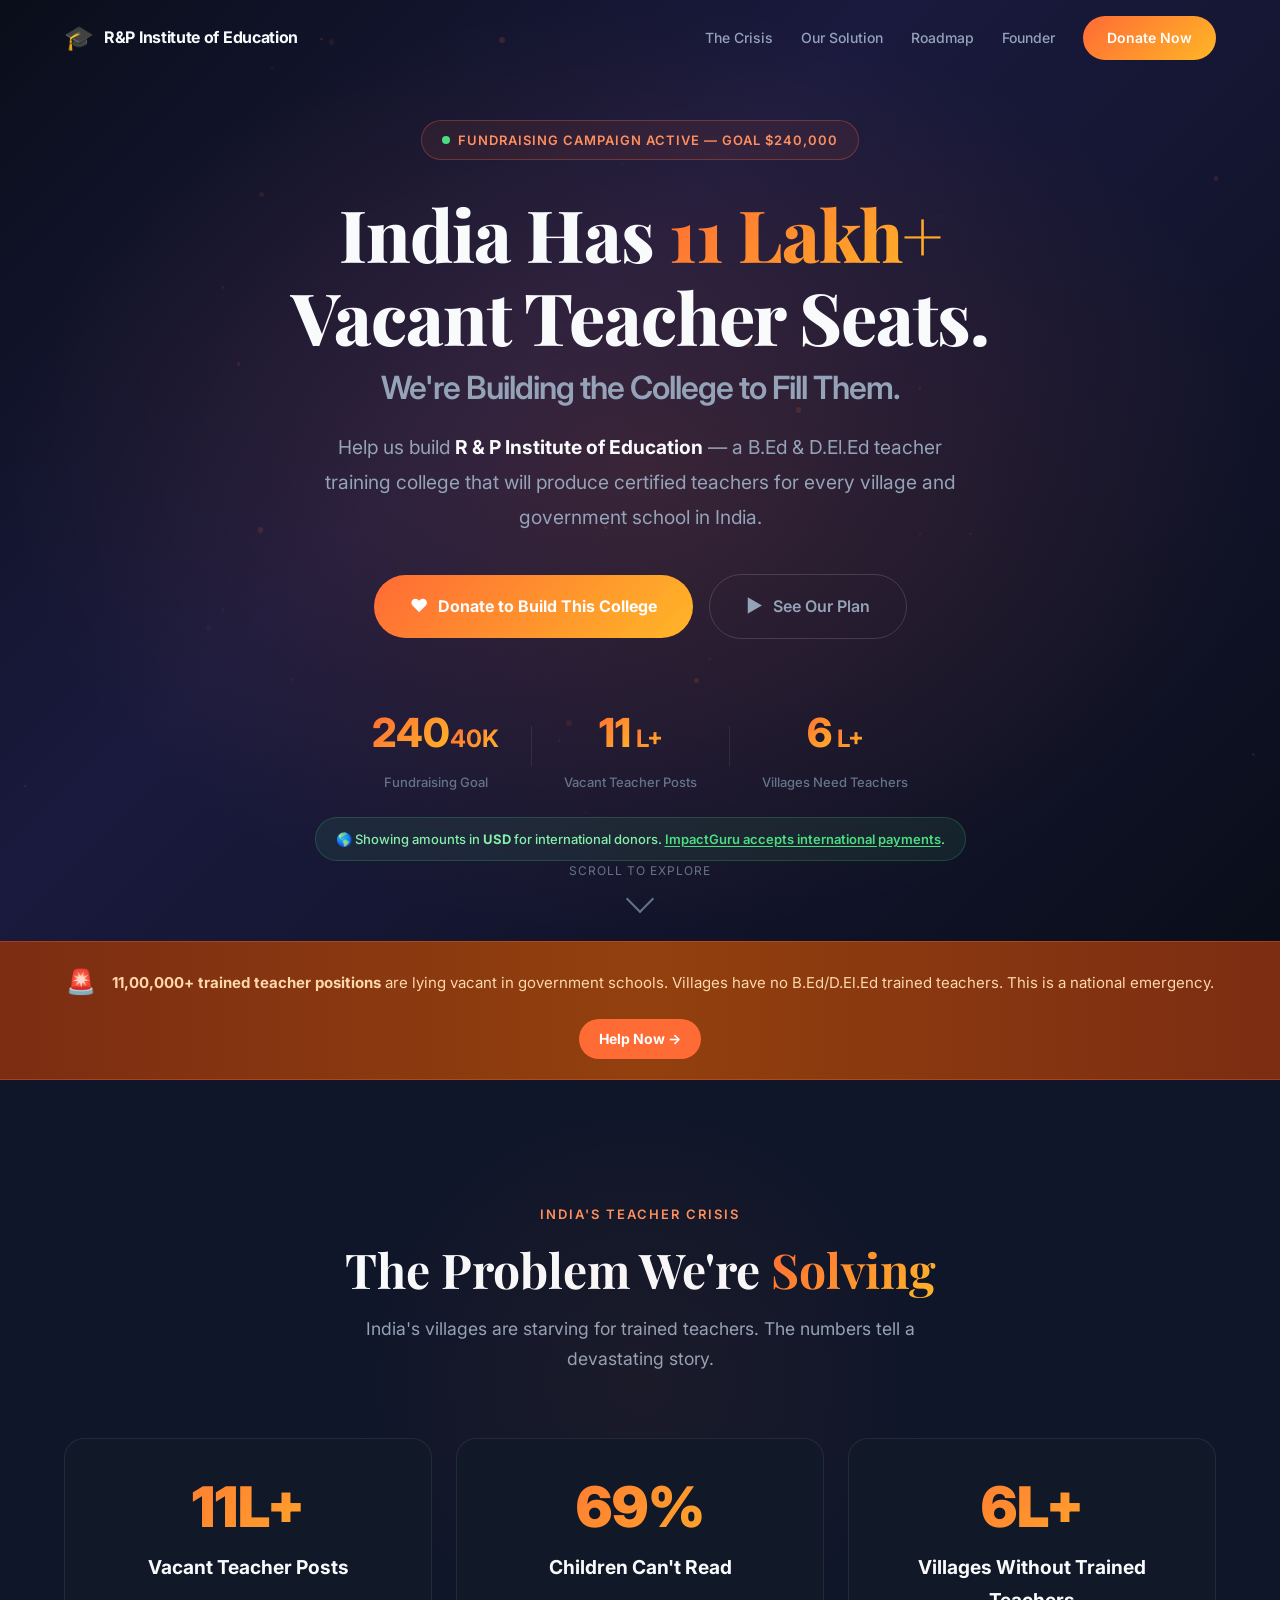
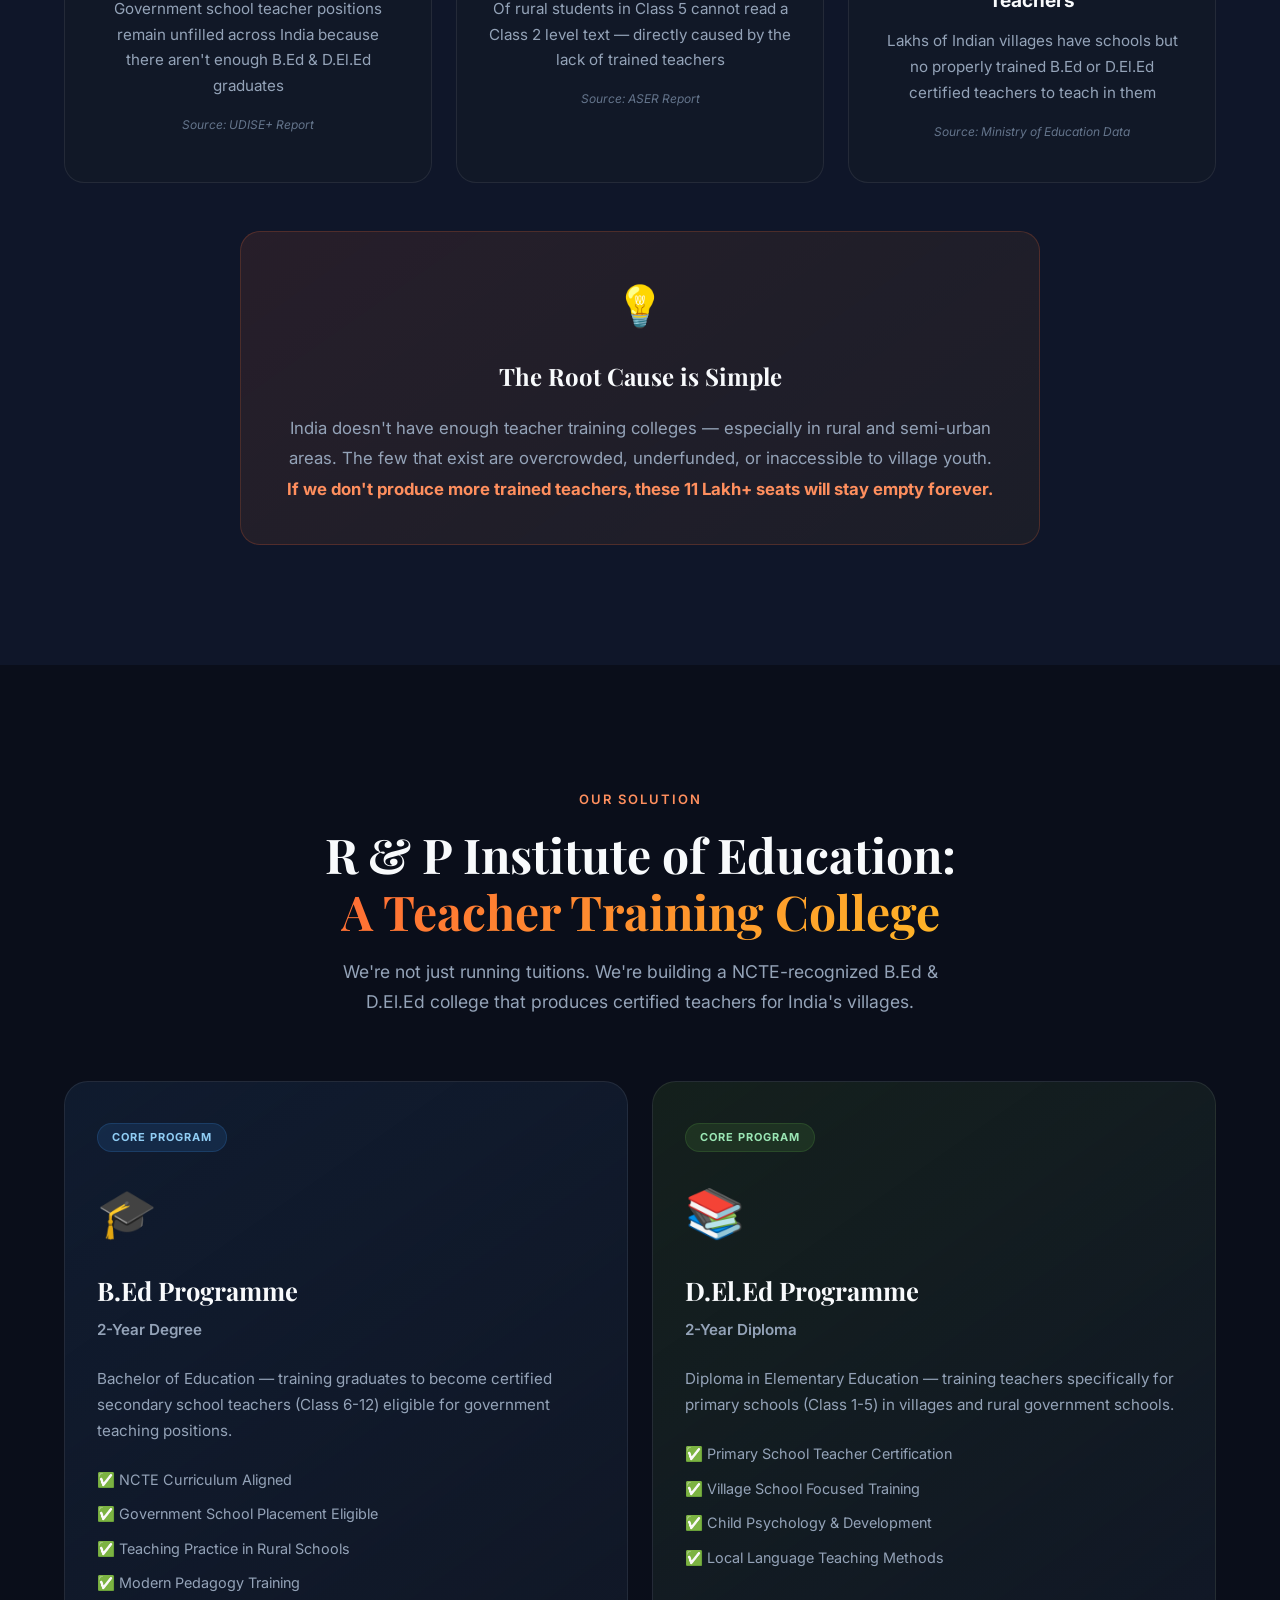
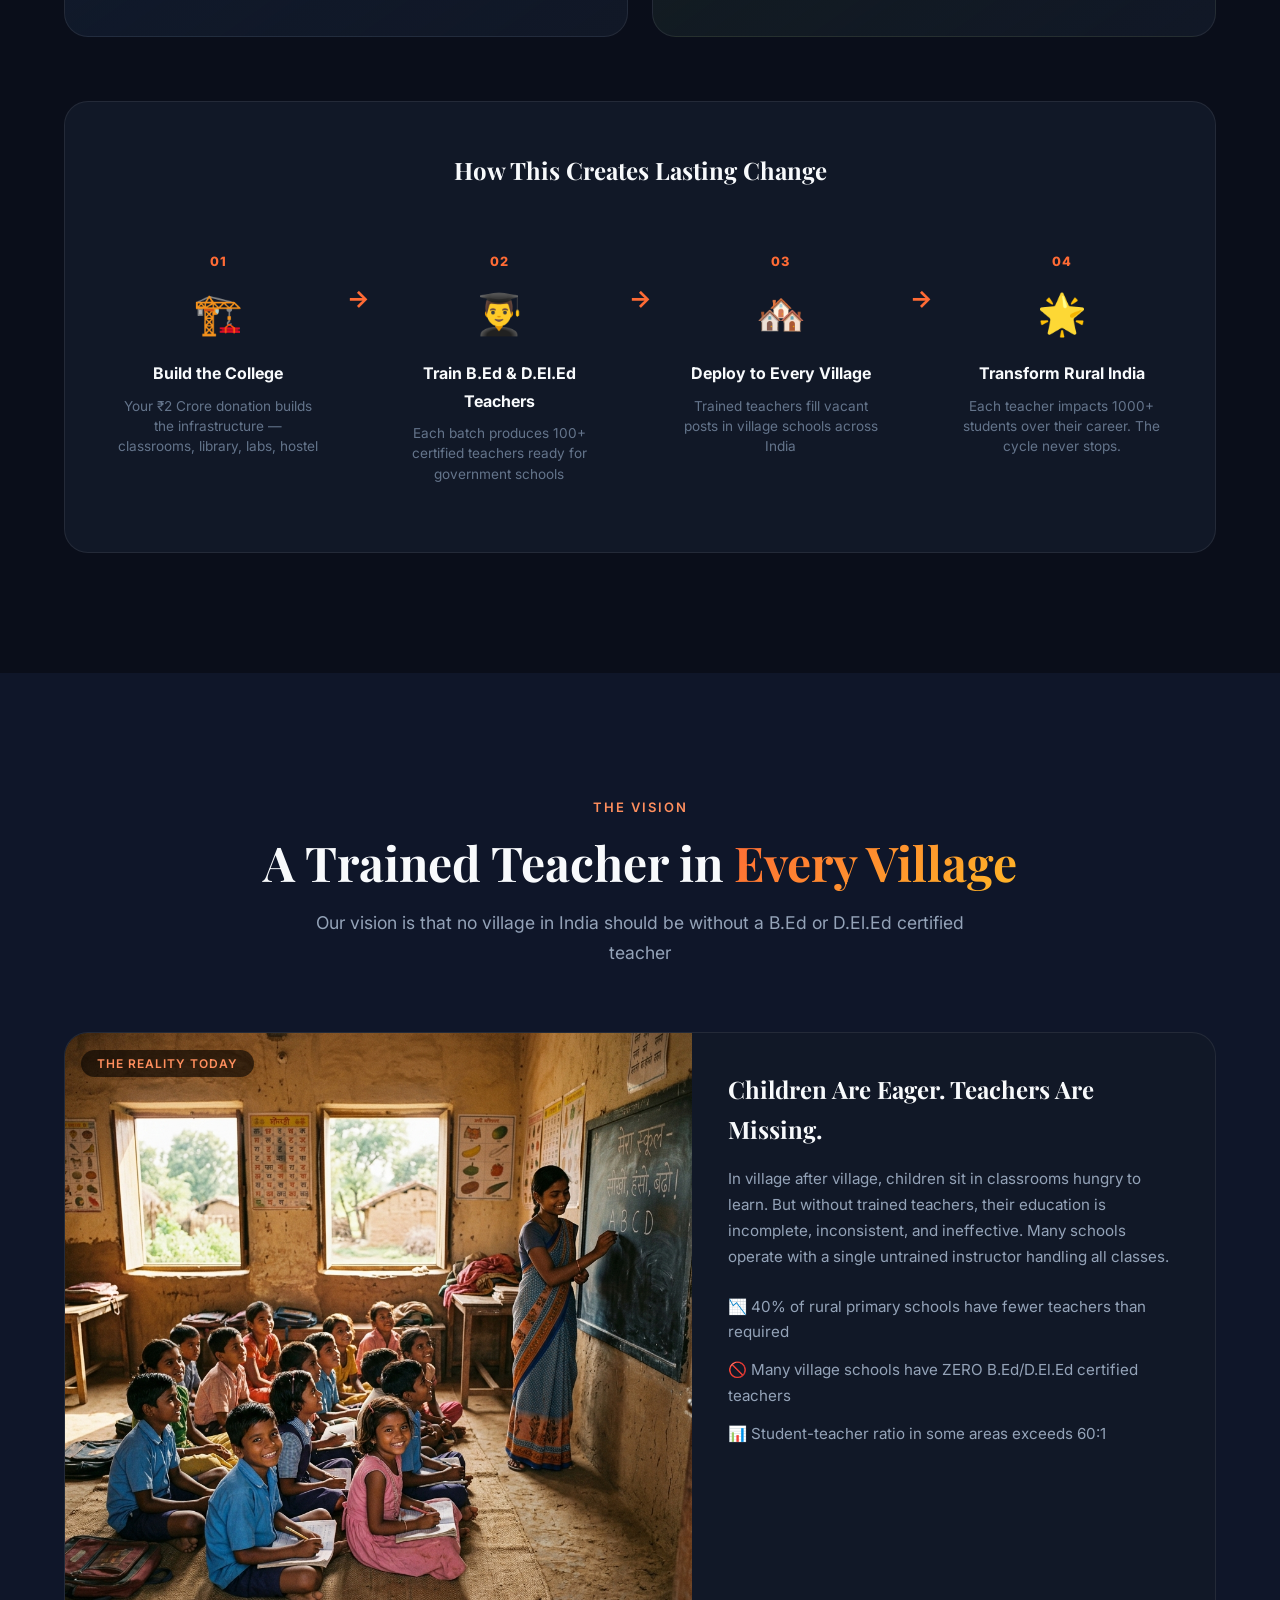
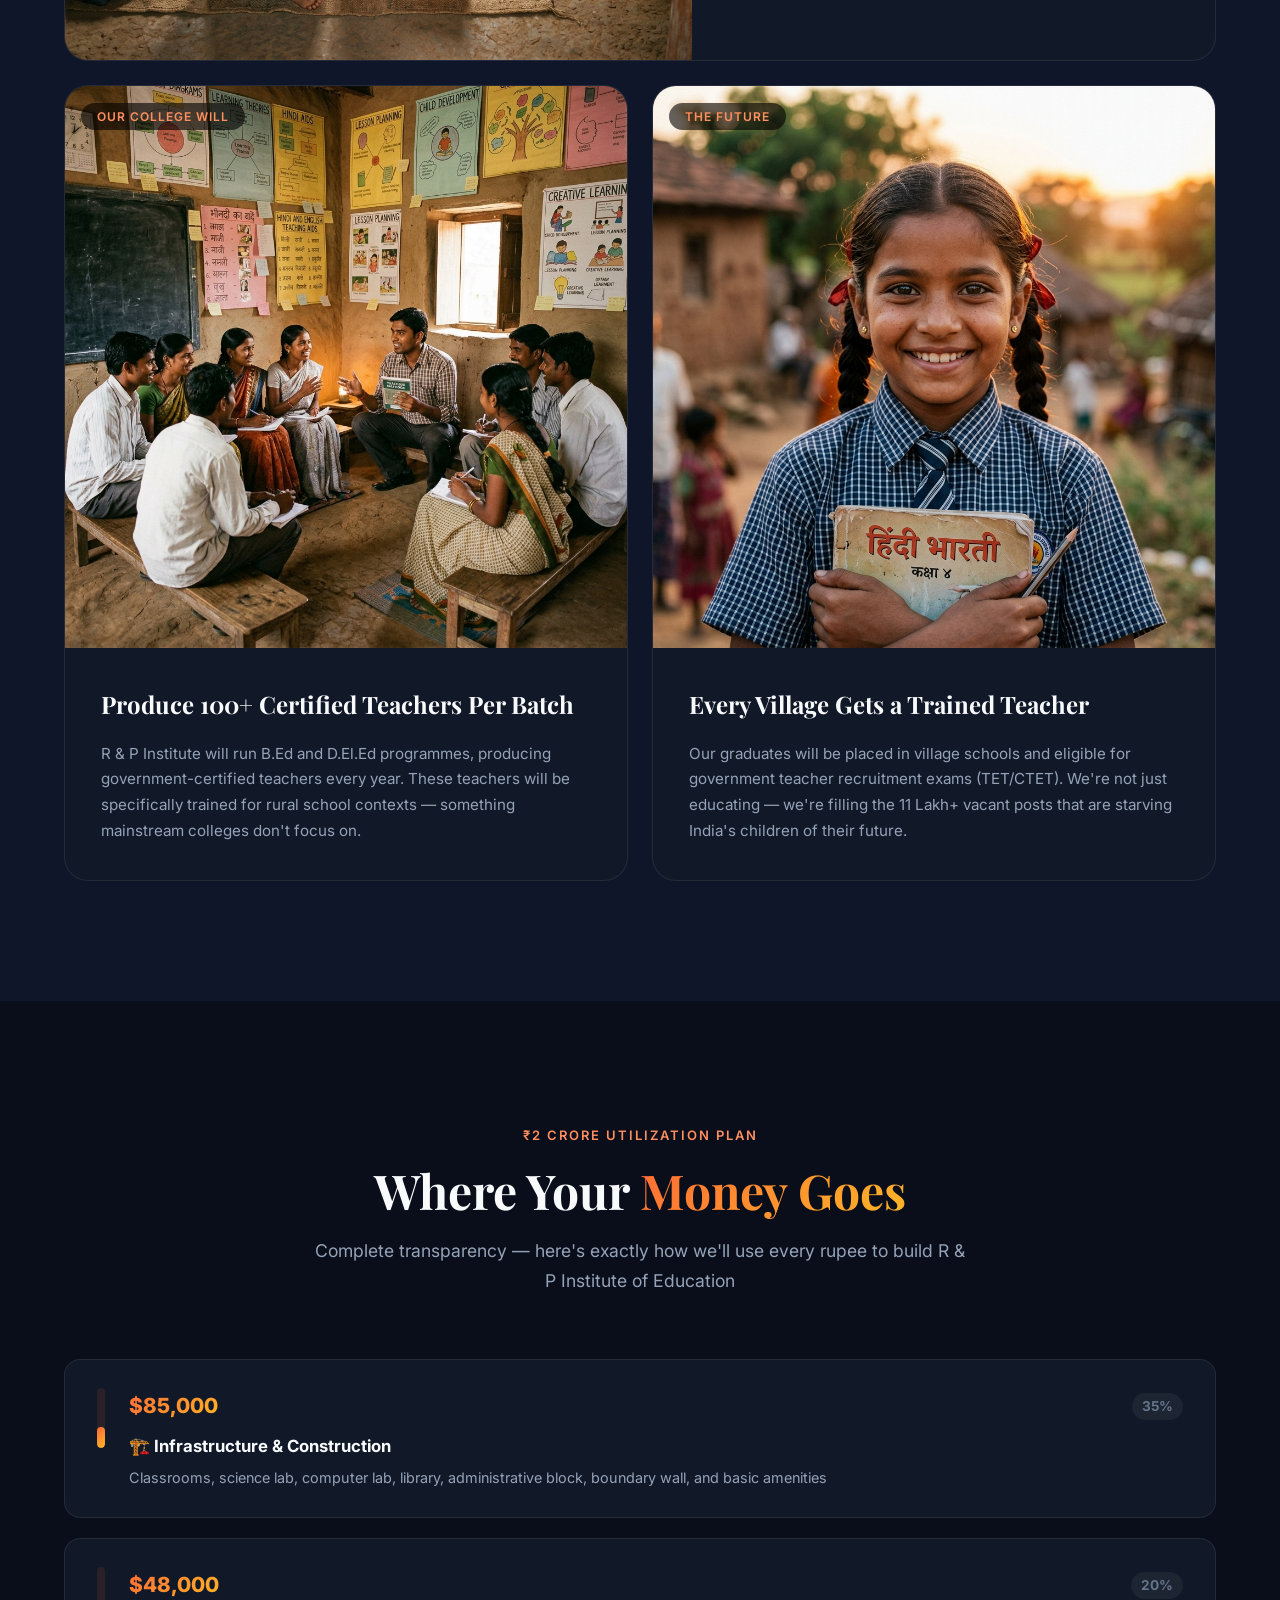
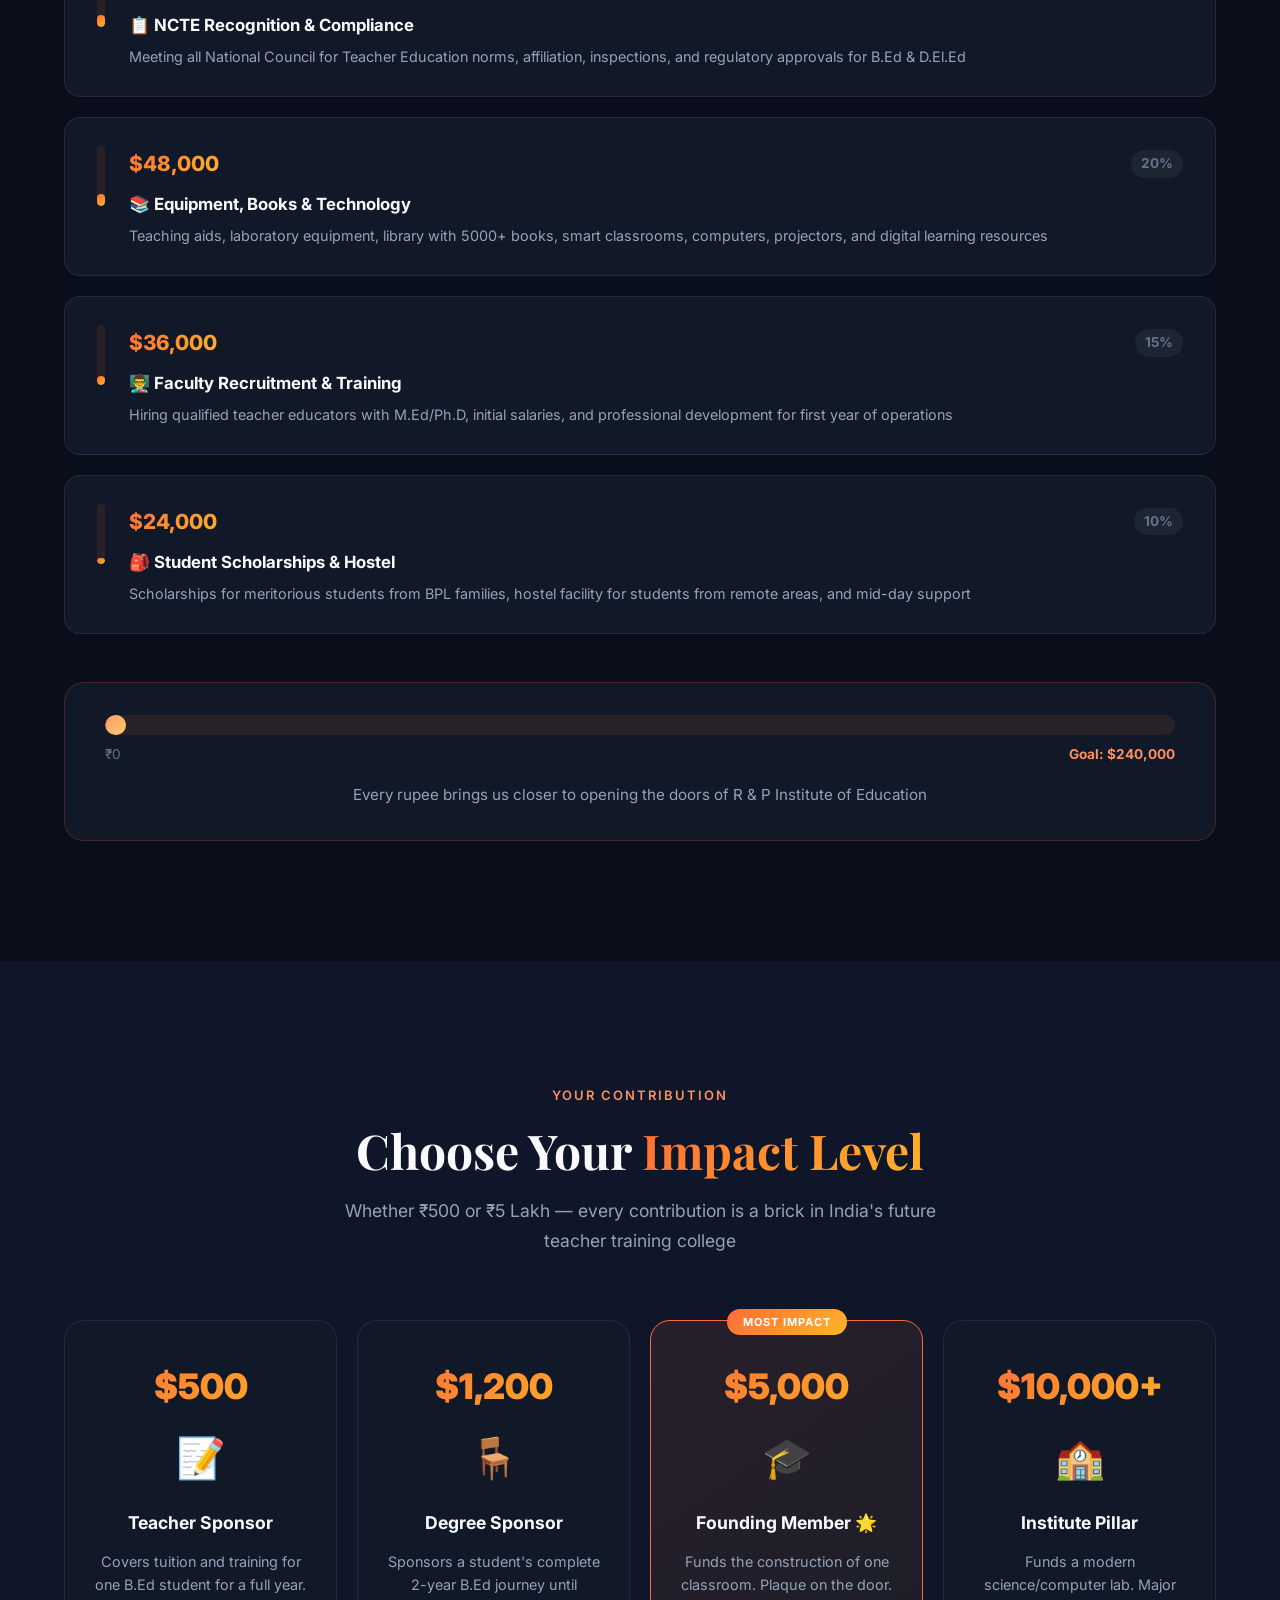
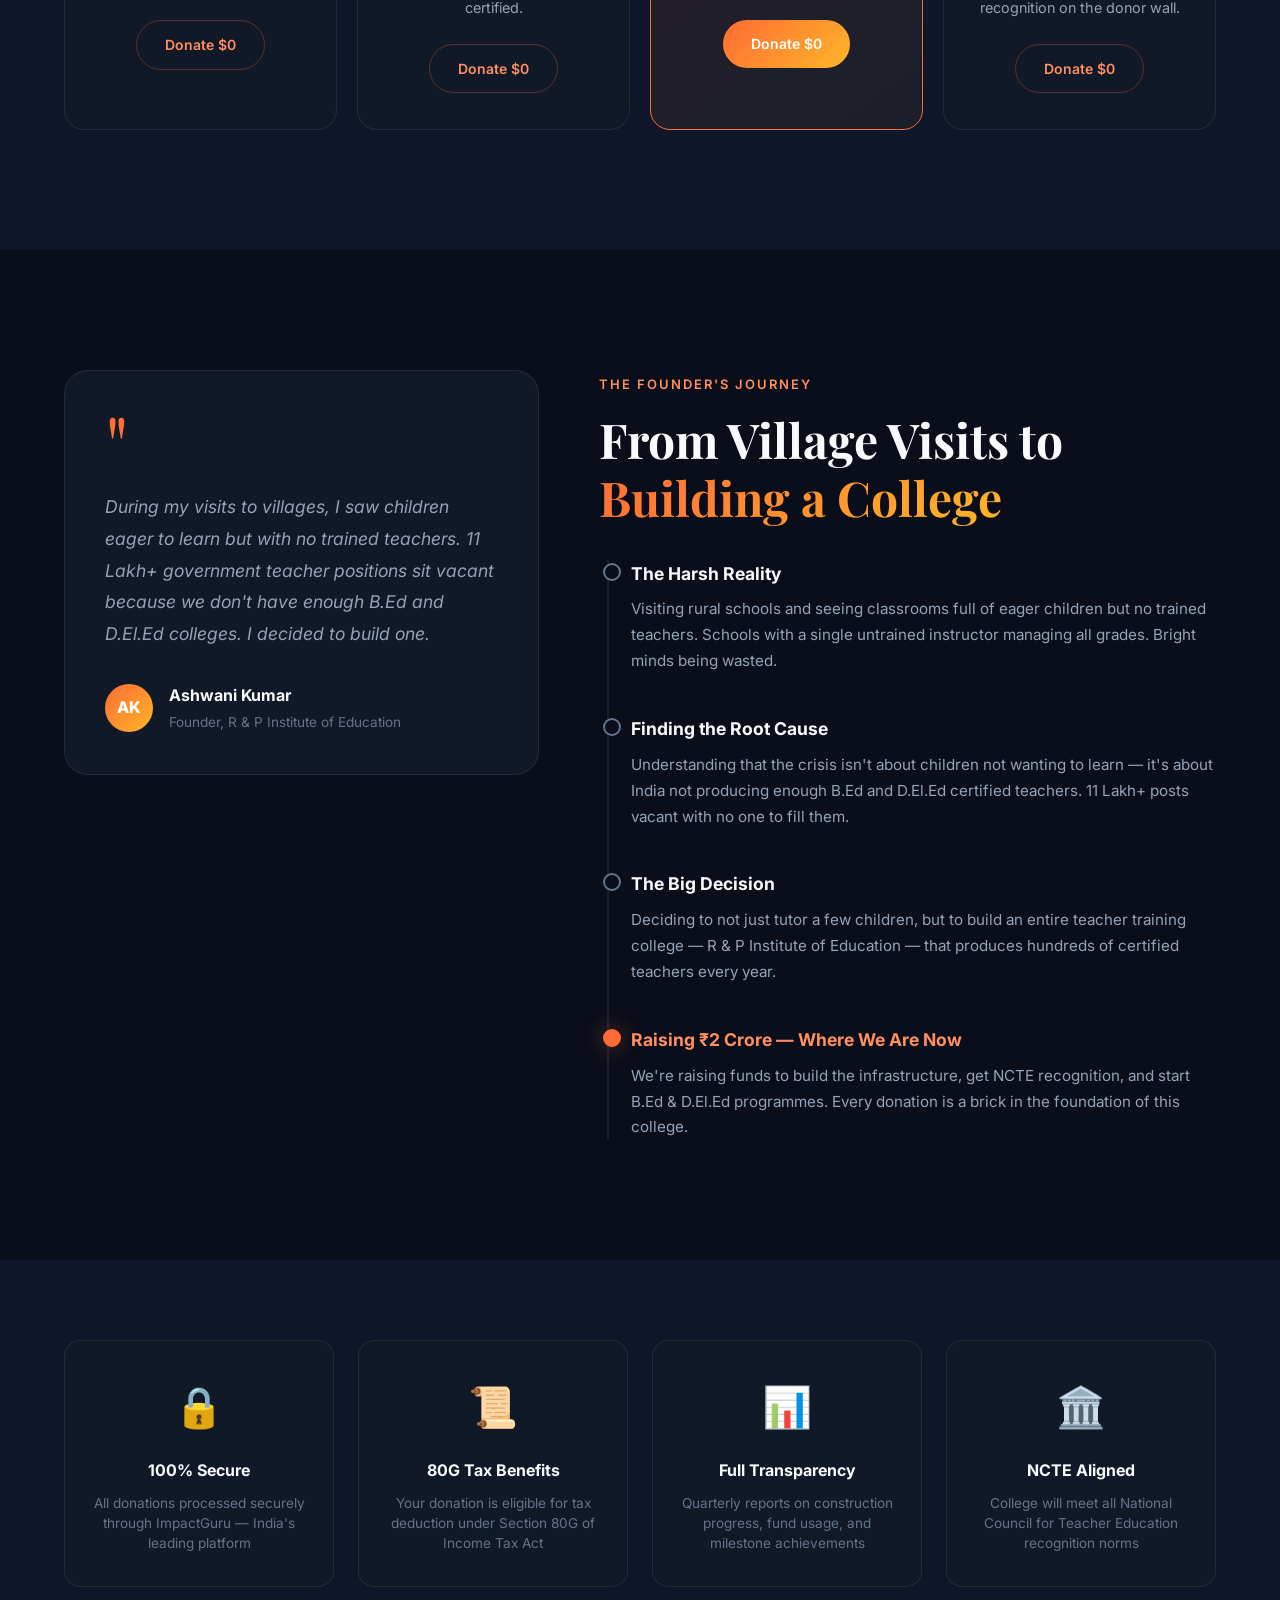
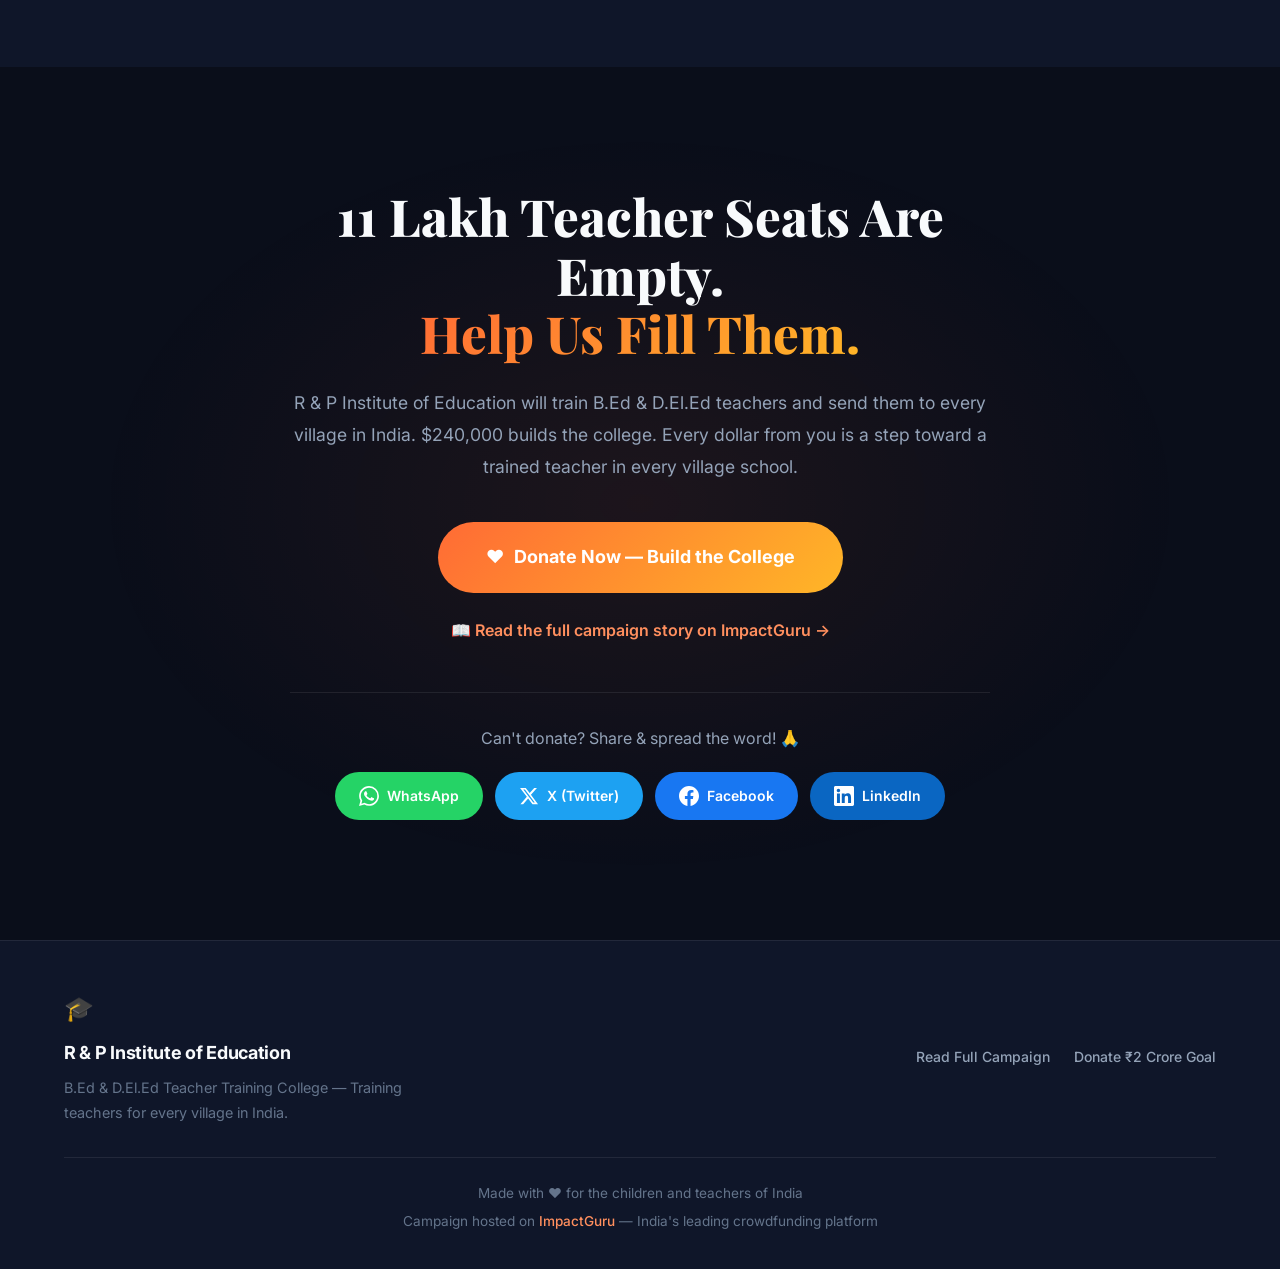
<file: index.html>
<!DOCTYPE html>
<html lang="en">
<head>
    <meta charset="UTF-8">
    <meta name="viewport" content="width=device-width, initial-scale=1.0">
    <title>Help Build R & P Institute of Education — India's Future Teacher Training College 🇮🇳</title>
    <meta name="description" content="Help Ashwani Kumar raise ₹2 Crore to build R & P Institute of Education — a B.Ed & D.El.Ed teacher training college to fill 11 Lakh+ vacant teacher positions and bring trained teachers to every village in India.">
    <meta name="keywords" content="B.Ed college, D.El.Ed teacher training, rural education India, teacher vacancy India, R P Institute of Education, Ashwani Kumar fundraiser, donate education India">
    <meta property="og:title" content="Help Build India's Future Teacher Training College 🇮🇳 | ₹2 Crore Goal">
    <meta property="og:description" content="11 Lakh+ teacher seats vacant. Villages without trained teachers. Help build R & P Institute of Education — a B.Ed & D.El.Ed college to train teachers for every village.">
    <meta property="og:type" content="website">
    <meta property="og:url" content="http://impactguru.com/s/ashwani-kumar-53">
    <link rel="preconnect" href="https://fonts.googleapis.com">
    <link rel="preconnect" href="https://fonts.gstatic.com" crossorigin>
    <link href="https://fonts.googleapis.com/css2?family=Inter:wght@300;400;500;600;700;800;900&family=Playfair+Display:wght@600;700;800&display=swap" rel="stylesheet">
    <link rel="stylesheet" href="style.css">
</head>
<body>
    <!-- Floating Donate Button (Mobile) -->
    <a href="http://impactguru.com/s/eW5Mk1" target="_blank" rel="noopener" class="floating-donate-btn" id="floating-donate">
        ❤️ Donate Now
    </a>

    <!-- Navigation -->
    <nav class="navbar" id="navbar">
        <div class="nav-container">
            <a href="#" class="nav-logo">
                <span class="logo-icon">🎓</span>
                <span class="logo-text">R&P Institute of Education</span>
            </a>
            <div class="nav-links">
                <a href="#crisis">The Crisis</a>
                <a href="#solution">Our Solution</a>
                <a href="#roadmap">Roadmap</a>
                <a href="#story">Founder</a>
                <a href="#donate" class="nav-donate-btn">Donate Now</a>
            </div>
            <button class="hamburger" id="hamburger" aria-label="Open menu">
                <span></span><span></span><span></span>
            </button>
        </div>
        <!-- Mobile Menu -->
        <div class="mobile-menu" id="mobile-menu">
            <a href="#crisis">The Crisis</a>
            <a href="#solution">Our Solution</a>
            <a href="#roadmap">Roadmap</a>
            <a href="#story">Founder</a>
            <a href="#donate" class="nav-donate-btn">Donate Now</a>
        </div>
    </nav>

    <!-- Hero Section -->
    <section class="hero" id="hero">
        <div class="hero-overlay"></div>
        <div class="hero-particles" id="hero-particles"></div>
        <div class="hero-content">
            <div class="hero-badge animate-fade-up">
                <span class="badge-dot"></span>
                Fundraising Campaign Active — Goal ₹2 Crore
            </div>
            <h1 class="hero-title animate-fade-up delay-1">
                India Has <span class="gradient-text">11 Lakh+</span><br>
                Vacant Teacher Seats.<br>
                <span class="text-sm-hero">We're Building the College to Fill Them.</span>
            </h1>
            <p class="hero-subtitle animate-fade-up delay-2">
                Help us build <strong>R & P Institute of Education</strong> — a B.Ed & D.El.Ed teacher training college 
                that will produce certified teachers for every village and government school in India.
            </p>
            <div class="hero-cta animate-fade-up delay-3">
                <a href="http://impactguru.com/s/eW5Mk1" target="_blank" rel="noopener" class="btn-primary" id="hero-donate-btn">
                    <span class="btn-icon">❤️</span>
                    Donate to Build This College
                    <span class="btn-shine"></span>
                </a>
                <a href="#solution" class="btn-secondary" id="hero-learn-btn">
                    <span class="btn-icon">▶</span>
                    See Our Plan
                </a>
            </div>
            <div class="hero-stats animate-fade-up delay-4">
                <div class="hero-stat">
                    <span class="hero-stat-number" data-target="2">0</span><span class="hero-stat-suffix"> Cr</span>
                    <span class="hero-stat-label">Fundraising Goal</span>
                </div>
                <div class="hero-stat-divider"></div>
                <div class="hero-stat">
                    <span class="hero-stat-number" data-target="11">0</span><span class="hero-stat-suffix"> L+</span>
                    <span class="hero-stat-label">Vacant Teacher Posts</span>
                </div>
                <div class="hero-stat-divider"></div>
                <div class="hero-stat">
                    <span class="hero-stat-number" data-target="6">0</span><span class="hero-stat-suffix"> L+</span>
                    <span class="hero-stat-label">Villages Need Teachers</span>
                </div>
            </div>
        </div>
        <div class="hero-scroll-indicator">
            <span>Scroll to explore</span>
            <div class="scroll-arrow"></div>
        </div>
    </section>

    <!-- Urgency Banner -->
    <section class="urgency-banner">
        <div class="container">
            <div class="urgency-content">
                <div class="urgency-icon">🚨</div>
                <p class="urgency-text">
                    <strong>11,00,000+ trained teacher positions</strong> are lying vacant in government schools. 
                    Villages have no B.Ed/D.El.Ed trained teachers. This is a national emergency.
                </p>
                <a href="http://impactguru.com/s/eW5Mk1" target="_blank" rel="noopener" class="urgency-btn">
                    Help Now →
                </a>
            </div>
        </div>
    </section>

    <!-- Crisis Section -->
    <section class="problem-section" id="crisis">
        <div class="container">
            <div class="section-header">
                <span class="section-tag">India's Teacher Crisis</span>
                <h2 class="section-title">The Problem We're <span class="highlight">Solving</span></h2>
                <p class="section-subtitle">India's villages are starving for trained teachers. The numbers tell a devastating story.</p>
            </div>
            <div class="problem-grid">
                <div class="problem-card" data-aos>
                    <div class="problem-number">11L+</div>
                    <h3>Vacant Teacher Posts</h3>
                    <p>Government school teacher positions remain unfilled across India because there aren't enough B.Ed & D.El.Ed graduates</p>
                    <div class="problem-source">Source: UDISE+ Report</div>
                </div>
                <div class="problem-card" data-aos>
                    <div class="problem-number">69%</div>
                    <h3>Children Can't Read</h3>
                    <p>Of rural students in Class 5 cannot read a Class 2 level text — directly caused by the lack of trained teachers</p>
                    <div class="problem-source">Source: ASER Report</div>
                </div>
                <div class="problem-card" data-aos>
                    <div class="problem-number">6L+</div>
                    <h3>Villages Without Trained Teachers</h3>
                    <p>Lakhs of Indian villages have schools but no properly trained B.Ed or D.El.Ed certified teachers to teach in them</p>
                    <div class="problem-source">Source: Ministry of Education Data</div>
                </div>
            </div>

            <!-- Connection Statement -->
            <div class="connection-block" data-aos>
                <div class="connection-icon">💡</div>
                <h3>The Root Cause is Simple</h3>
                <p>India doesn't have enough teacher training colleges — especially in rural and semi-urban areas. The few that exist are overcrowded, underfunded, or inaccessible to village youth. <strong>If we don't produce more trained teachers, these 11 Lakh+ seats will stay empty forever.</strong></p>
            </div>
        </div>
    </section>

    <!-- Solution Section -->
    <section class="solution-section" id="solution">
        <div class="container">
            <div class="section-header">
                <span class="section-tag">Our Solution</span>
                <h2 class="section-title">R & P Institute of Education:<br><span class="highlight">A Teacher Training College</span></h2>
                <p class="section-subtitle">We're not just running tuitions. We're building a NCTE-recognized B.Ed & D.El.Ed college that produces certified teachers for India's villages.</p>
            </div>

            <!-- Programs Grid -->
            <div class="programs-grid">
                <div class="program-card bed" data-aos>
                    <div class="program-badge">Core Program</div>
                    <div class="program-icon">🎓</div>
                    <h3>B.Ed Programme</h3>
                    <p class="program-duration">2-Year Degree</p>
                    <p>Bachelor of Education — training graduates to become certified secondary school teachers (Class 6-12) eligible for government teaching positions.</p>
                    <ul class="program-features">
                        <li>✅ NCTE Curriculum Aligned</li>
                        <li>✅ Government School Placement Eligible</li>
                        <li>✅ Teaching Practice in Rural Schools</li>
                        <li>✅ Modern Pedagogy Training</li>
                    </ul>
                </div>
                <div class="program-card deled" data-aos>
                    <div class="program-badge">Core Program</div>
                    <div class="program-icon">📚</div>
                    <h3>D.El.Ed Programme</h3>
                    <p class="program-duration">2-Year Diploma</p>
                    <p>Diploma in Elementary Education — training teachers specifically for primary schools (Class 1-5) in villages and rural government schools.</p>
                    <ul class="program-features">
                        <li>✅ Primary School Teacher Certification</li>
                        <li>✅ Village School Focused Training</li>
                        <li>✅ Child Psychology & Development</li>
                        <li>✅ Local Language Teaching Methods</li>
                    </ul>
                </div>
            </div>

            <!-- Impact Chain -->
            <div class="impact-chain" data-aos>
                <h3 class="chain-title">How This Creates Lasting Change</h3>
                <div class="chain-flow">
                    <div class="chain-step">
                        <div class="chain-number">01</div>
                        <div class="chain-icon">🏗️</div>
                        <h4>Build the College</h4>
                        <p>Your ₹2 Crore donation builds the infrastructure — classrooms, library, labs, hostel</p>
                    </div>
                    <div class="chain-arrow">→</div>
                    <div class="chain-step">
                        <div class="chain-number">02</div>
                        <div class="chain-icon">👨‍🎓</div>
                        <h4>Train B.Ed & D.El.Ed Teachers</h4>
                        <p>Each batch produces 100+ certified teachers ready for government schools</p>
                    </div>
                    <div class="chain-arrow">→</div>
                    <div class="chain-step">
                        <div class="chain-number">03</div>
                        <div class="chain-icon">🏘️</div>
                        <h4>Deploy to Every Village</h4>
                        <p>Trained teachers fill vacant posts in village schools across India</p>
                    </div>
                    <div class="chain-arrow">→</div>
                    <div class="chain-step">
                        <div class="chain-number">04</div>
                        <div class="chain-icon">🌟</div>
                        <h4>Transform Rural India</h4>
                        <p>Each teacher impacts 1000+ students over their career. The cycle never stops.</p>
                    </div>
                </div>
            </div>
        </div>
    </section>

    <!-- Impact Gallery -->
    <section class="impact-section" id="impact">
        <div class="container">
            <div class="section-header">
                <span class="section-tag">The Vision</span>
                <h2 class="section-title">A Trained Teacher in <span class="highlight">Every Village</span></h2>
                <p class="section-subtitle">Our vision is that no village in India should be without a B.Ed or D.El.Ed certified teacher</p>
            </div>
            <div class="impact-showcase">
                <div class="impact-card large" data-aos>
                    <div class="impact-card-image">
                        <img src="hero.png" alt="Children learning in a rural Indian classroom with a teacher" loading="lazy">
                        <div class="impact-card-overlay">
                            <span class="impact-card-tag">The Reality Today</span>
                        </div>
                    </div>
                    <div class="impact-card-content">
                        <h3>Children Are Eager. Teachers Are Missing.</h3>
                        <p>In village after village, children sit in classrooms hungry to learn. But without trained teachers, their education is incomplete, inconsistent, and ineffective. Many schools operate with a single untrained instructor handling all classes.</p>
                        <ul class="impact-features">
                            <li>📉 40% of rural primary schools have fewer teachers than required</li>
                            <li>🚫 Many village schools have ZERO B.Ed/D.El.Ed certified teachers</li>
                            <li>📊 Student-teacher ratio in some areas exceeds 60:1</li>
                        </ul>
                    </div>
                </div>
                <div class="impact-row">
                    <div class="impact-card" data-aos>
                        <div class="impact-card-image">
                            <img src="training.png" alt="Teacher training session in rural India" loading="lazy">
                            <div class="impact-card-overlay">
                                <span class="impact-card-tag">Our College Will</span>
                            </div>
                        </div>
                        <div class="impact-card-content">
                            <h3>Produce 100+ Certified Teachers Per Batch</h3>
                            <p>R & P Institute will run B.Ed and D.El.Ed programmes, producing government-certified teachers every year. These teachers will be specifically trained for rural school contexts — something mainstream colleges don't focus on.</p>
                        </div>
                    </div>
                    <div class="impact-card" data-aos>
                        <div class="impact-card-image">
                            <img src="student.png" alt="Hopeful rural student holding books in India" loading="lazy">
                            <div class="impact-card-overlay">
                                <span class="impact-card-tag">The Future</span>
                            </div>
                        </div>
                        <div class="impact-card-content">
                            <h3>Every Village Gets a Trained Teacher</h3>
                            <p>Our graduates will be placed in village schools and eligible for government teacher recruitment exams (TET/CTET). We're not just educating — we're filling the 11 Lakh+ vacant posts that are starving India's children of their future.</p>
                        </div>
                    </div>
                </div>
            </div>
        </div>
    </section>

    <!-- Fund Utilization / Roadmap -->
    <section class="roadmap-section" id="roadmap">
        <div class="container">
            <div class="section-header">
                <span class="section-tag">₹2 Crore Utilization Plan</span>
                <h2 class="section-title">Where Your <span class="highlight">Money Goes</span></h2>
                <p class="section-subtitle">Complete transparency — here's exactly how we'll use every rupee to build R & P Institute of Education</p>
            </div>

            <div class="fund-breakdown">
                <div class="fund-item" data-aos>
                    <div class="fund-bar" style="--fund-percent: 35%;">
                        <div class="fund-fill"></div>
                    </div>
                    <div class="fund-info">
                        <div class="fund-header">
                            <span class="fund-amount">₹70 Lakh</span>
                            <span class="fund-percent-label">35%</span>
                        </div>
                        <h4>🏗️ Infrastructure & Construction</h4>
                        <p>Classrooms, science lab, computer lab, library, administrative block, boundary wall, and basic amenities</p>
                    </div>
                </div>
                <div class="fund-item" data-aos>
                    <div class="fund-bar" style="--fund-percent: 20%;">
                        <div class="fund-fill"></div>
                    </div>
                    <div class="fund-info">
                        <div class="fund-header">
                            <span class="fund-amount">₹40 Lakh</span>
                            <span class="fund-percent-label">20%</span>
                        </div>
                        <h4>📋 NCTE Recognition & Compliance</h4>
                        <p>Meeting all National Council for Teacher Education norms, affiliation, inspections, and regulatory approvals for B.Ed & D.El.Ed</p>
                    </div>
                </div>
                <div class="fund-item" data-aos>
                    <div class="fund-bar" style="--fund-percent: 20%;">
                        <div class="fund-fill"></div>
                    </div>
                    <div class="fund-info">
                        <div class="fund-header">
                            <span class="fund-amount">₹40 Lakh</span>
                            <span class="fund-percent-label">20%</span>
                        </div>
                        <h4>📚 Equipment, Books & Technology</h4>
                        <p>Teaching aids, laboratory equipment, library with 5000+ books, smart classrooms, computers, projectors, and digital learning resources</p>
                    </div>
                </div>
                <div class="fund-item" data-aos>
                    <div class="fund-bar" style="--fund-percent: 15%;">
                        <div class="fund-fill"></div>
                    </div>
                    <div class="fund-info">
                        <div class="fund-header">
                            <span class="fund-amount">₹30 Lakh</span>
                            <span class="fund-percent-label">15%</span>
                        </div>
                        <h4>👨‍🏫 Faculty Recruitment & Training</h4>
                        <p>Hiring qualified teacher educators with M.Ed/Ph.D, initial salaries, and professional development for first year of operations</p>
                    </div>
                </div>
                <div class="fund-item" data-aos>
                    <div class="fund-bar" style="--fund-percent: 10%;">
                        <div class="fund-fill"></div>
                    </div>
                    <div class="fund-info">
                        <div class="fund-header">
                            <span class="fund-amount">₹20 Lakh</span>
                            <span class="fund-percent-label">10%</span>
                        </div>
                        <h4>🎒 Student Scholarships & Hostel</h4>
                        <p>Scholarships for meritorious students from BPL families, hostel facility for students from remote areas, and mid-day support</p>
                    </div>
                </div>
            </div>

            <!-- Progress Goal Visual -->
            <div class="goal-progress" data-aos>
                <div class="goal-bar-container">
                    <div class="goal-bar-bg">
                        <div class="goal-bar-fill" id="goal-bar-fill"></div>
                    </div>
                    <div class="goal-labels">
                        <span>₹0</span>
                        <span class="goal-target">Goal: ₹2,00,00,000</span>
                    </div>
                </div>
                <p class="goal-message">Every rupee brings us closer to opening the doors of R & P Institute of Education</p>
            </div>
        </div>
    </section>

    <!-- Donation Tiers -->
    <section class="how-section">
        <div class="container">
            <div class="section-header">
                <span class="section-tag">Your Contribution</span>
                <h2 class="section-title">Choose Your <span class="highlight">Impact Level</span></h2>
                <p class="section-subtitle">Whether ₹500 or ₹5 Lakh — every contribution is a brick in India's future teacher training college</p>
            </div>
            <div class="donation-tiers">
                <div class="tier-card" data-aos>
                    <div class="tier-amount">₹500</div>
                    <div class="tier-icon">📝</div>
                    <h3>Supporter</h3>
                    <p>Buys textbooks and study materials for one B.Ed/D.El.Ed student trainee</p>
                    <a href="http://impactguru.com/s/eW5Mk1" target="_blank" rel="noopener" class="tier-btn">Donate ₹500</a>
                </div>
                <div class="tier-card" data-aos>
                    <div class="tier-amount">₹2,000</div>
                    <div class="tier-icon">🪑</div>
                    <h3>Classroom Builder</h3>
                    <p>Furnishes one seat in a classroom — desk, chair, and learning space for a future teacher</p>
                    <a href="http://impactguru.com/s/eW5Mk1" target="_blank" rel="noopener" class="tier-btn">Donate ₹2,000</a>
                </div>
                <div class="tier-card featured" data-aos>
                    <div class="tier-badge">Most Impact</div>
                    <div class="tier-amount">₹10,000</div>
                    <div class="tier-icon">🎓</div>
                    <h3>Teacher Maker</h3>
                    <p>Sponsors one semester of a B.Ed student's training — creating a certified teacher for a village school</p>
                    <a href="http://impactguru.com/s/eW5Mk1" target="_blank" rel="noopener" class="tier-btn featured-btn">Donate ₹10,000</a>
                </div>
                <div class="tier-card" data-aos>
                    <div class="tier-amount">₹50,000+</div>
                    <div class="tier-icon">🏫</div>
                    <h3>Institute Builder</h3>
                    <p>Major contribution toward infrastructure — labs, library, or smart classroom setup. Your name on the donor wall.</p>
                    <a href="http://impactguru.com/s/eW5Mk1" target="_blank" rel="noopener" class="tier-btn">Donate ₹50,000+</a>
                </div>
            </div>
        </div>
    </section>

    <!-- Founder Story -->
    <section class="story-section" id="story">
        <div class="container">
            <div class="story-layout">
                <div class="story-visual" data-aos>
                    <div class="story-quote-card">
                        <div class="quote-mark">"</div>
                        <p>During my visits to villages, I saw children eager to learn but with no trained teachers. 11 Lakh+ government teacher positions sit vacant because we don't have enough B.Ed and D.El.Ed colleges. I decided to build one.</p>
                        <div class="quote-author">
                            <div class="author-avatar">AK</div>
                            <div class="author-info">
                                <strong>Ashwani Kumar</strong>
                                <span>Founder, R & P Institute of Education</span>
                            </div>
                        </div>
                    </div>
                </div>
                <div class="story-content" data-aos>
                    <span class="section-tag">The Founder's Journey</span>
                    <h2 class="section-title left-align">From Village Visits to <span class="highlight">Building a College</span></h2>
                    <div class="story-timeline">
                        <div class="timeline-item">
                            <div class="timeline-dot"></div>
                            <div class="timeline-content">
                                <h4>The Harsh Reality</h4>
                                <p>Visiting rural schools and seeing classrooms full of eager children but no trained teachers. Schools with a single untrained instructor managing all grades. Bright minds being wasted.</p>
                            </div>
                        </div>
                        <div class="timeline-item">
                            <div class="timeline-dot"></div>
                            <div class="timeline-content">
                                <h4>Finding the Root Cause</h4>
                                <p>Understanding that the crisis isn't about children not wanting to learn — it's about India not producing enough B.Ed and D.El.Ed certified teachers. 11 Lakh+ posts vacant with no one to fill them.</p>
                            </div>
                        </div>
                        <div class="timeline-item">
                            <div class="timeline-dot"></div>
                            <div class="timeline-content">
                                <h4>The Big Decision</h4>
                                <p>Deciding to not just tutor a few children, but to build an entire teacher training college — R & P Institute of Education — that produces hundreds of certified teachers every year.</p>
                            </div>
                        </div>
                        <div class="timeline-item active">
                            <div class="timeline-dot"></div>
                            <div class="timeline-content">
                                <h4>Raising ₹2 Crore — Where We Are Now</h4>
                                <p>We're raising funds to build the infrastructure, get NCTE recognition, and start B.Ed & D.El.Ed programmes. Every donation is a brick in the foundation of this college.</p>
                            </div>
                        </div>
                    </div>
                </div>
            </div>
        </div>
    </section>

    <!-- Social Proof / Trust -->
    <section class="trust-section">
        <div class="container">
            <div class="trust-grid">
                <div class="trust-item" data-aos>
                    <div class="trust-icon">🔒</div>
                    <h4>100% Secure</h4>
                    <p>All donations processed securely through ImpactGuru — India's leading platform</p>
                </div>
                <div class="trust-item" data-aos>
                    <div class="trust-icon">📜</div>
                    <h4>80G Tax Benefits</h4>
                    <p>Your donation is eligible for tax deduction under Section 80G of Income Tax Act</p>
                </div>
                <div class="trust-item" data-aos>
                    <div class="trust-icon">📊</div>
                    <h4>Full Transparency</h4>
                    <p>Quarterly reports on construction progress, fund usage, and milestone achievements</p>
                </div>
                <div class="trust-item" data-aos>
                    <div class="trust-icon">🏛️</div>
                    <h4>NCTE Aligned</h4>
                    <p>College will meet all National Council for Teacher Education recognition norms</p>
                </div>
            </div>
        </div>
    </section>

    <!-- Final CTA -->
    <section class="final-cta" id="donate">
        <div class="cta-bg-animation"></div>
        <div class="container">
            <div class="cta-content">
                <h2 class="cta-title">
                    11 Lakh Teacher Seats Are Empty.<br>
                    <span class="gradient-text">Help Us Fill Them.</span>
                </h2>
                <p class="cta-subtitle">
                    R & P Institute of Education will train B.Ed & D.El.Ed teachers and send them 
                    to every village in India. ₹2 Crore builds the college. Every rupee from 
                    you is a step toward a trained teacher in every village school.
                </p>
                <div class="cta-buttons">
                    <a href="http://impactguru.com/s/eW5Mk1" target="_blank" rel="noopener" class="btn-primary large" id="final-donate-btn">
                        <span class="btn-icon">❤️</span>
                        Donate Now — Build the College
                        <span class="btn-shine"></span>
                    </a>
                </div>
                <div class="cta-read-more">
                    <a href="http://impactguru.com/s/ashwani-kumar-53" target="_blank" rel="noopener" class="read-more-link">
                        📖 Read the full campaign story on ImpactGuru →
                    </a>
                </div>
                <div class="share-section">
                    <p class="share-label">Can't donate? Share & spread the word! 🙏</p>
                    <div class="share-buttons">
                        <a href="https://wa.me/?text=%F0%9F%87%AE%F0%9F%87%B3%20India%20has%2011%20Lakh%2B%20vacant%20teacher%20seats.%20Villages%20have%20NO%20trained%20teachers.%0A%0AAshwani%20Kumar%20is%20raising%20%E2%82%B92%20Crore%20to%20build%20R%20%26%20P%20Institute%20of%20Education%20%E2%80%94%20a%20B.Ed%20%26%20D.El.Ed%20teacher%20training%20college%20to%20fill%20these%20seats.%0A%0AEvery%20trained%20teacher%20transforms%20an%20entire%20village.%20Please%20donate%20or%20share%3A%0A%F0%9F%94%97%20http%3A%2F%2Fimpactguru.com%2Fs%2FeW5Mk1" target="_blank" rel="noopener" class="share-btn whatsapp" id="share-whatsapp">
                            <svg viewBox="0 0 24 24" width="20" height="20" fill="currentColor"><path d="M17.472 14.382c-.297-.149-1.758-.867-2.03-.967-.273-.099-.471-.148-.67.15-.197.297-.767.966-.94 1.164-.173.199-.347.223-.644.075-.297-.15-1.255-.463-2.39-1.475-.883-.788-1.48-1.761-1.653-2.059-.173-.297-.018-.458.13-.606.134-.133.298-.347.446-.52.149-.174.198-.298.298-.497.099-.198.05-.371-.025-.52-.075-.149-.669-1.612-.916-2.207-.242-.579-.487-.5-.669-.51-.173-.008-.371-.01-.57-.01-.198 0-.52.074-.792.372-.272.297-1.04 1.016-1.04 2.479 0 1.462 1.065 2.875 1.213 3.074.149.198 2.096 3.2 5.077 4.487.709.306 1.262.489 1.694.625.712.227 1.36.195 1.871.118.571-.085 1.758-.719 2.006-1.413.248-.694.248-1.289.173-1.413-.074-.124-.272-.198-.57-.347m-5.421 7.403h-.004a9.87 9.87 0 01-5.031-1.378l-.361-.214-3.741.982.998-3.648-.235-.374a9.86 9.86 0 01-1.51-5.26c.001-5.45 4.436-9.884 9.888-9.884 2.64 0 5.122 1.03 6.988 2.898a9.825 9.825 0 012.893 6.994c-.003 5.45-4.437 9.884-9.885 9.884m8.413-18.297A11.815 11.815 0 0012.05 0C5.495 0 .16 5.335.157 11.892c0 2.096.547 4.142 1.588 5.945L.057 24l6.305-1.654a11.882 11.882 0 005.683 1.448h.005c6.554 0 11.89-5.335 11.893-11.893a11.821 11.821 0 00-3.48-8.413z"/></svg>
                            WhatsApp
                        </a>
                        <a href="https://twitter.com/intent/tweet?text=India%20has%2011L%2B%20vacant%20teacher%20seats.%20Villages%20have%20NO%20trained%20B.Ed%2FD.El.Ed%20teachers.%0A%0AHelp%20build%20R%20%26%20P%20Institute%20of%20Education%20%E2%80%94%20a%20teacher%20training%20college%20to%20fill%20these%20seats.%0A%0ADonate%3A%20http%3A%2F%2Fimpactguru.com%2Fs%2FeW5Mk1&hashtags=Education,TeachersForIndia,BEd,DEled,RuralIndia" target="_blank" rel="noopener" class="share-btn twitter" id="share-twitter">
                            <svg viewBox="0 0 24 24" width="20" height="20" fill="currentColor"><path d="M18.244 2.25h3.308l-7.227 8.26 8.502 11.24H16.17l-5.214-6.817L4.99 21.75H1.68l7.73-8.835L1.254 2.25H8.08l4.713 6.231zm-1.161 17.52h1.833L7.084 4.126H5.117z"/></svg>
                            X (Twitter)
                        </a>
                        <a href="https://www.facebook.com/sharer/sharer.php?u=http%3A%2F%2Fimpactguru.com%2Fs%2Fashwani-kumar-53&quote=Help%20build%20a%20B.Ed%20%26%20D.El.Ed%20teacher%20training%20college%20for%20India!" target="_blank" rel="noopener" class="share-btn facebook" id="share-facebook">
                            <svg viewBox="0 0 24 24" width="20" height="20" fill="currentColor"><path d="M24 12.073c0-6.627-5.373-12-12-12s-12 5.373-12 12c0 5.99 4.388 10.954 10.125 11.854v-8.385H7.078v-3.47h3.047V9.43c0-3.007 1.792-4.669 4.533-4.669 1.312 0 2.686.235 2.686.235v2.953H15.83c-1.491 0-1.956.925-1.956 1.874v2.25h3.328l-.532 3.47h-2.796v8.385C19.612 23.027 24 18.062 24 12.073z"/></svg>
                            Facebook
                        </a>
                        <a href="https://www.linkedin.com/sharing/share-offsite/?url=http%3A%2F%2Fimpactguru.com%2Fs%2Fashwani-kumar-53" target="_blank" rel="noopener" class="share-btn linkedin" id="share-linkedin">
                            <svg viewBox="0 0 24 24" width="20" height="20" fill="currentColor"><path d="M20.447 20.452h-3.554v-5.569c0-1.328-.027-3.037-1.852-3.037-1.853 0-2.136 1.445-2.136 2.939v5.667H9.351V9h3.414v1.561h.046c.477-.9 1.637-1.85 3.37-1.85 3.601 0 4.267 2.37 4.267 5.455v6.286zM5.337 7.433c-1.144 0-2.063-.926-2.063-2.065 0-1.138.92-2.063 2.063-2.063 1.14 0 2.064.925 2.064 2.063 0 1.139-.925 2.065-2.064 2.065zm1.782 13.019H3.555V9h3.564v11.452zM22.225 0H1.771C.792 0 0 .774 0 1.729v20.542C0 23.227.792 24 1.771 24h20.451C23.2 24 24 23.227 24 22.271V1.729C24 .774 23.2 0 22.222 0h.003z"/></svg>
                            LinkedIn
                        </a>
                    </div>
                </div>
            </div>
        </div>
    </section>

    <!-- Footer -->
    <footer class="footer">
        <div class="container">
            <div class="footer-content">
                <div class="footer-brand">
                    <span class="logo-icon">🎓</span>
                    <span class="logo-text">R & P Institute of Education</span>
                    <p class="footer-tagline">B.Ed & D.El.Ed Teacher Training College — Training teachers for every village in India.</p>
                </div>
                <div class="footer-links">
                    <a href="http://impactguru.com/s/ashwani-kumar-53" target="_blank" rel="noopener">Read Full Campaign</a>
                    <a href="http://impactguru.com/s/eW5Mk1" target="_blank" rel="noopener">Donate ₹2 Crore Goal</a>
                </div>
            </div>
            <div class="footer-bottom">
                <p>Made with ❤️ for the children and teachers of India</p>
                <p class="footer-legal">Campaign hosted on <a href="https://www.impactguru.com" target="_blank" rel="noopener">ImpactGuru</a> — India's leading crowdfunding platform</p>
            </div>
        </div>
    </footer>

    <script src="script.js"></script>
</body>
</html>
</file>
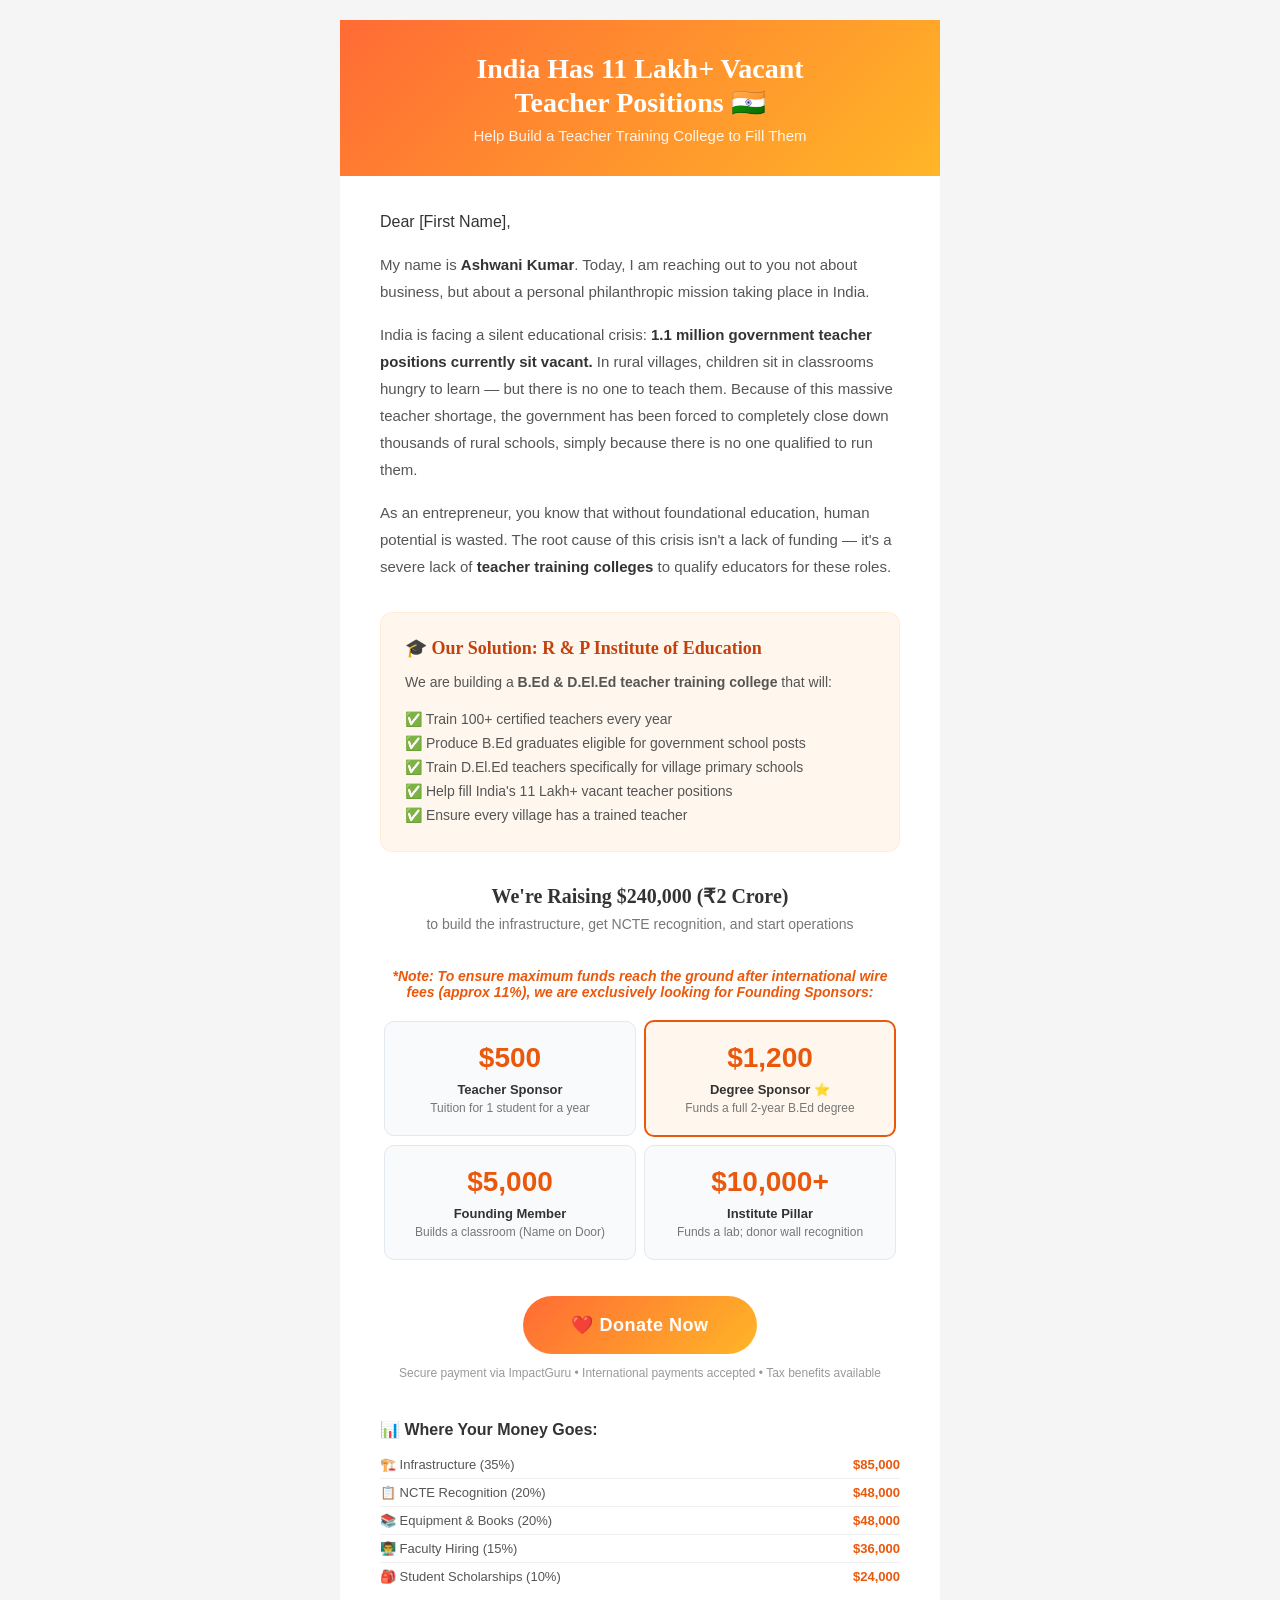
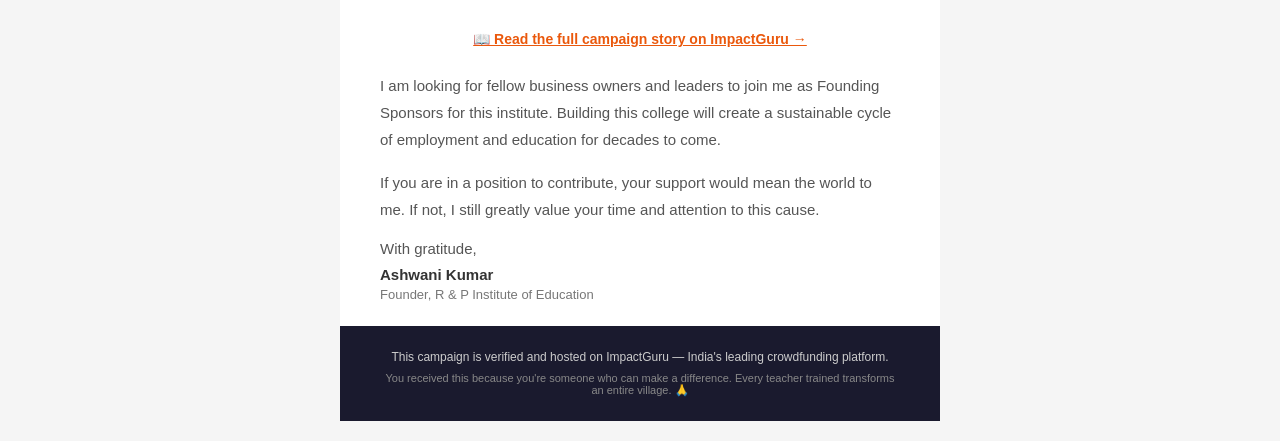
<file: email-template-usd.html>
<!DOCTYPE html>
<html>
<head>
    <meta charset="UTF-8">
    <meta name="viewport" content="width=device-width, initial-scale=1.0">
    <title>Email Preview — R & P Institute Fundraiser (USD Version)</title>
    <style>
        body { font-family: Arial, sans-serif; background: #f5f5f5; padding: 20px; margin: 0; }
        .email-container { max-width: 600px; margin: 0 auto; background: white; }
    </style>
</head>
<body>
    <div class="email-container">
        <!--[if mso]><table role="presentation" width="600" cellspacing="0" cellpadding="0" border="0" align="center"><tr><td><![endif]-->
        <table role="presentation" width="100%" cellspacing="0" cellpadding="0" border="0" style="max-width:600px;margin:0 auto;background:#ffffff;">
            <!-- Header Banner -->
            <tr>
                <td style="background: linear-gradient(135deg, #FF6B35 0%, #FFB627 100%); padding: 32px 40px; text-align: center;">
                    <h1 style="color: white; font-family: Georgia, serif; font-size: 28px; margin: 0 0 8px 0; line-height: 1.2;">
                        India Has 11 Lakh+ Vacant<br>Teacher Positions 🇮🇳
                    </h1>
                    <p style="color: rgba(255,255,255,0.9); font-size: 15px; margin: 0;">Help Build a Teacher Training College to Fill Them</p>
                </td>
            </tr>

            <!-- Personal Greeting -->
            <tr>
                <td style="padding: 32px 40px 16px;">
                    <p style="color: #333; font-size: 16px; line-height: 1.7; margin: 0;">
                        Dear [First Name],
                    </p>
                </td>
            </tr>

            <!-- Main Message -->
            <tr>
                <td style="padding: 0 40px;">
                    <p style="color: #555; font-size: 15px; line-height: 1.8; margin: 0 0 16px;">
                        My name is <strong style="color:#333;">Ashwani Kumar</strong>. Today, I am reaching out to you not about business, but about a personal philanthropic mission taking place in India.
                    </p>
                    <p style="color: #555; font-size: 15px; line-height: 1.8; margin: 0 0 16px;">
                        India is facing a silent educational crisis: <strong style="color:#333;">1.1 million government teacher positions currently sit vacant.</strong> In rural villages, children sit in classrooms hungry to learn — but there is no one to teach them. Because of this massive teacher shortage, the government has been forced to completely close down thousands of rural schools, simply because there is no one qualified to run them.
                    </p>
                    <p style="color: #555; font-size: 15px; line-height: 1.8; margin: 0 0 16px;">
                        As an entrepreneur, you know that without foundational education, human potential is wasted. The root cause of this crisis isn't a lack of funding — it's a severe lack of <strong style="color:#333;">teacher training colleges</strong> to qualify educators for these roles.
                    </p>
                </td>
            </tr>

            <!-- The Solution -->
            <tr>
                <td style="padding: 16px 40px;">
                    <table role="presentation" width="100%" cellspacing="0" cellpadding="0" border="0" style="background: #FFF7ED; border-radius: 12px; border: 1px solid #FFEDD5;">
                        <tr>
                            <td style="padding: 24px;">
                                <h2 style="color: #C2410C; font-size: 18px; margin: 0 0 12px; font-family: Georgia, serif;">
                                    🎓 Our Solution: R & P Institute of Education
                                </h2>
                                <p style="color: #555; font-size: 14px; line-height: 1.7; margin: 0 0 12px;">
                                    We are building a <strong>B.Ed & D.El.Ed teacher training college</strong> that will:
                                </p>
                                <table role="presentation" cellspacing="0" cellpadding="0" border="0">
                                    <tr><td style="padding: 4px 0; color: #555; font-size: 14px;">✅ Train 100+ certified teachers every year</td></tr>
                                    <tr><td style="padding: 4px 0; color: #555; font-size: 14px;">✅ Produce B.Ed graduates eligible for government school posts</td></tr>
                                    <tr><td style="padding: 4px 0; color: #555; font-size: 14px;">✅ Train D.El.Ed teachers specifically for village primary schools</td></tr>
                                    <tr><td style="padding: 4px 0; color: #555; font-size: 14px;">✅ Help fill India's 11 Lakh+ vacant teacher positions</td></tr>
                                    <tr><td style="padding: 4px 0; color: #555; font-size: 14px;">✅ Ensure every village has a trained teacher</td></tr>
                                </table>
                            </td>
                        </tr>
                    </table>
                </td>
            </tr>

            <!-- Fundraising Goal -->
            <tr>
                <td style="padding: 16px 40px;">
                    <h2 style="color: #333; font-size: 20px; margin: 0 0 8px; font-family: Georgia, serif; text-align: center;">
                        We're Raising $240,000 (₹2 Crore)
                    </h2>
                    <p style="color: #777; font-size: 14px; text-align: center; margin: 0 0 20px;">
                        to build the infrastructure, get NCTE recognition, and start operations
                    </p>
                </td>
            </tr>

            <!-- Donation Tiers (USD) -->
            <tr>
                <td style="padding: 0 40px 24px;">
                    <p style="color: #EA580C; font-size: 14px; font-weight: 600; text-align: center; margin: 0 0 16px;">
                        <em>*Note: To ensure maximum funds reach the ground after international wire fees (approx 11%), we are exclusively looking for Founding Sponsors:</em>
                    </p>
                    <table role="presentation" width="100%" cellspacing="0" cellpadding="0" border="0">
                        <tr>
                            <td width="50%" style="padding: 4px;">
                                <table role="presentation" width="100%" cellspacing="0" cellpadding="0" border="0" style="background: #F8FAFC; border-radius: 10px; border: 1px solid #E2E8F0; text-align: center;">
                                    <tr><td style="padding: 20px 12px;">
                                        <div style="font-size: 28px; font-weight: 900; color: #EA580C;">$500</div>
                                        <div style="color: #333; font-size: 13px; font-weight: 700; margin: 8px 0 4px;">Teacher Sponsor</div>
                                        <div style="color: #777; font-size: 12px;">Tuition for 1 student for a year</div>
                                    </td></tr>
                                </table>
                            </td>
                            <td width="50%" style="padding: 4px;">
                                <table role="presentation" width="100%" cellspacing="0" cellpadding="0" border="0" style="background: #FFF7ED; border-radius: 10px; border: 2px solid #EA580C; text-align: center;">
                                    <tr><td style="padding: 20px 12px;">
                                        <div style="font-size: 28px; font-weight: 900; color: #EA580C;">$1,200</div>
                                        <div style="color: #333; font-size: 13px; font-weight: 700; margin: 8px 0 4px;">Degree Sponsor ⭐</div>
                                        <div style="color: #777; font-size: 12px;">Funds a full 2-year B.Ed degree</div>
                                    </td></tr>
                                </table>
                            </td>
                        </tr>
                        <tr>
                            <td width="50%" style="padding: 4px;">
                                <table role="presentation" width="100%" cellspacing="0" cellpadding="0" border="0" style="background: #F8FAFC; border-radius: 10px; border: 1px solid #E2E8F0; text-align: center;">
                                    <tr><td style="padding: 20px 12px;">
                                        <div style="font-size: 28px; font-weight: 900; color: #EA580C;">$5,000</div>
                                        <div style="color: #333; font-size: 13px; font-weight: 700; margin: 8px 0 4px;">Founding Member</div>
                                        <div style="color: #777; font-size: 12px;">Builds a classroom (Name on Door)</div>
                                    </td></tr>
                                </table>
                            </td>
                            <td width="50%" style="padding: 4px;">
                                <table role="presentation" width="100%" cellspacing="0" cellpadding="0" border="0" style="background: #F8FAFC; border-radius: 10px; border: 1px solid #E2E8F0; text-align: center;">
                                    <tr><td style="padding: 20px 12px;">
                                        <div style="font-size: 28px; font-weight: 900; color: #EA580C;">$10,000+</div>
                                        <div style="color: #333; font-size: 13px; font-weight: 700; margin: 8px 0 4px;">Institute Pillar</div>
                                        <div style="color: #777; font-size: 12px;">Funds a lab; donor wall recognition</div>
                                    </td></tr>
                                </table>
                            </td>
                        </tr>
                    </table>
                </td>
            </tr>

            <!-- CTA Button -->
            <tr>
                <td style="padding: 8px 40px 24px; text-align: center;">
                    <a href="http://impactguru.com/s/eW5Mk1" target="_blank" style="display: inline-block; background: linear-gradient(135deg, #FF6B35, #FFB627); color: white; padding: 18px 48px; border-radius: 50px; font-size: 18px; font-weight: 800; text-decoration: none; letter-spacing: 0.5px;">
                        ❤️ Donate Now
                    </a>
                    <p style="margin: 12px 0 0; font-size: 12px; color: #999;">
                        Secure payment via ImpactGuru • International payments accepted • Tax benefits available
                    </p>
                </td>
            </tr>

            <!-- Fund Utilization -->
            <tr>
                <td style="padding: 16px 40px;">
                    <h3 style="color: #333; font-size: 16px; margin: 0 0 12px;">📊 Where Your Money Goes:</h3>
                    <table role="presentation" width="100%" cellspacing="0" cellpadding="0" border="0" style="font-size: 13px;">
                        <tr><td style="padding: 6px 0; color: #555;">🏗️ Infrastructure (35%)</td><td style="text-align:right; color: #EA580C; font-weight:700;">$85,000</td></tr>
                        <tr><td style="padding: 6px 0; color: #555; border-top: 1px solid #f0f0f0;">📋 NCTE Recognition (20%)</td><td style="text-align:right; color: #EA580C; font-weight:700; border-top: 1px solid #f0f0f0;">$48,000</td></tr>
                        <tr><td style="padding: 6px 0; color: #555; border-top: 1px solid #f0f0f0;">📚 Equipment & Books (20%)</td><td style="text-align:right; color: #EA580C; font-weight:700; border-top: 1px solid #f0f0f0;">$48,000</td></tr>
                        <tr><td style="padding: 6px 0; color: #555; border-top: 1px solid #f0f0f0;">👨‍🏫 Faculty Hiring (15%)</td><td style="text-align:right; color: #EA580C; font-weight:700; border-top: 1px solid #f0f0f0;">$36,000</td></tr>
                        <tr><td style="padding: 6px 0; color: #555; border-top: 1px solid #f0f0f0;">🎒 Student Scholarships (10%)</td><td style="text-align:right; color: #EA580C; font-weight:700; border-top: 1px solid #f0f0f0;">$24,000</td></tr>
                    </table>
                </td>
            </tr>

            <!-- Read More -->
            <tr>
                <td style="padding: 24px 40px; text-align: center;">
                    <a href="http://impactguru.com/s/ashwani-kumar-53" target="_blank" style="color: #EA580C; font-size: 14px; font-weight: 600; text-decoration: underline;">
                        📖 Read the full campaign story on ImpactGuru →
                    </a>
                </td>
            </tr>

            <!-- Closing -->
            <tr>
                <td style="padding: 0 40px 24px;">
                    <p style="color: #555; font-size: 15px; line-height: 1.8; margin: 0 0 16px;">
                        I am looking for fellow business owners and leaders to join me as Founding Sponsors for this institute. Building this college will create a sustainable cycle of employment and education for decades to come.
                    </p>
                    <p style="color: #555; font-size: 15px; line-height: 1.8; margin: 0 0 12px;">
                        If you are in a position to contribute, your support would mean the world to me. If not, I still greatly value your time and attention to this cause.
                    </p>
                    <p style="color: #555; font-size: 15px; line-height: 1.8; margin: 0 0 4px;">
                        With gratitude,
                    </p>
                    <p style="color: #333; font-size: 15px; font-weight: 700; margin: 0;">
                        Ashwani Kumar
                    </p>
                    <p style="color: #777; font-size: 13px; margin: 4px 0 0;">
                        Founder, R & P Institute of Education
                    </p>
                </td>
            </tr>

            <!-- Footer -->
            <tr>
                <td style="background: #1A1A2E; padding: 24px 40px; text-align: center;">
                    <p style="color: #ccc; font-size: 12px; margin: 0 0 8px;">
                        This campaign is verified and hosted on ImpactGuru — India's leading crowdfunding platform.
                    </p>
                    <p style="color: #888; font-size: 11px; margin: 0;">
                        You received this because you're someone who can make a difference. 
                        Every teacher trained transforms an entire village. 🙏
                    </p>
                </td>
            </tr>
        </table>
        <!--[if mso]></td></tr></table><![endif]-->
    </div>
</body>
</html>
</file>
<file: style.css>
/* ===== DESIGN TOKENS ===== */
:root {
    /* Brand Colors */
    --primary: #FF6B35;
    --primary-dark: #E85A25;
    --primary-light: #FF8F5E;
    --secondary: #1A4B8C;
    --secondary-dark: #0F3266;
    --secondary-light: #2B6FCC;
    --accent: #FFB627;
    --accent-dark: #E09D1A;
    --success: #4ADE80;

    /* Neutrals */
    --bg-dark: #0A0E1A;
    --bg-card: #111827;
    --bg-card-hover: #1A2332;
    --bg-surface: #0F1629;
    --text-primary: #F8FAFC;
    --text-secondary: #94A3B8;
    --text-muted: #64748B;
    --border: rgba(255, 255, 255, 0.08);
    --border-hover: rgba(255, 255, 255, 0.15);

    /* Gradients */
    --gradient-primary: linear-gradient(135deg, #FF6B35 0%, #FFB627 100%);
    --gradient-hero: linear-gradient(135deg, #0A0E1A 0%, #1A1A3E 40%, #0A0E1A 100%);
    --gradient-card: linear-gradient(145deg, rgba(255, 107, 53, 0.1) 0%, rgba(255, 182, 39, 0.05) 100%);
    --gradient-glow: radial-gradient(ellipse at center, rgba(255, 107, 53, 0.15) 0%, transparent 70%);
    --gradient-bed: linear-gradient(135deg, #1E3A5F 0%, #2B6CB0 100%);
    --gradient-deled: linear-gradient(135deg, #2D4A22 0%, #48813A 100%);

    /* Spacing */
    --section-padding: 120px;
    --container-max: 1200px;

    /* Typography */
    --font-primary: 'Inter', -apple-system, sans-serif;
    --font-display: 'Playfair Display', serif;

    /* Shadows */
    --shadow-card: 0 4px 24px rgba(0, 0, 0, 0.3);
    --shadow-card-hover: 0 12px 48px rgba(255, 107, 53, 0.15);
    --shadow-glow: 0 0 60px rgba(255, 107, 53, 0.2);
}

/* ===== RESET & BASE ===== */
*, *::before, *::after { box-sizing: border-box; margin: 0; padding: 0; }

html {
    scroll-behavior: smooth;
    -webkit-font-smoothing: antialiased;
    -moz-osx-font-smoothing: grayscale;
}

body {
    font-family: var(--font-primary);
    background: var(--bg-dark);
    color: var(--text-primary);
    line-height: 1.7;
    overflow-x: hidden;
}

img { max-width: 100%; height: auto; display: block; }
a { text-decoration: none; color: inherit; }

.container {
    max-width: var(--container-max);
    margin: 0 auto;
    padding: 0 24px;
}

/* ===== ANIMATIONS ===== */
@keyframes fadeUp {
    from { opacity: 0; transform: translateY(30px); }
    to { opacity: 1; transform: translateY(0); }
}

@keyframes float {
    0%, 100% { transform: translateY(0); }
    50% { transform: translateY(-10px); }
}

@keyframes pulse {
    0%, 100% { opacity: 1; }
    50% { opacity: 0.5; }
}

@keyframes shimmer {
    0% { transform: translateX(-100%); }
    100% { transform: translateX(100%); }
}

@keyframes scrollBounce {
    0%, 100% { transform: translateY(0); }
    50% { transform: translateY(8px); }
}

@keyframes glowPulse {
    0%, 100% { box-shadow: 0 0 20px rgba(255, 107, 53, 0.3); }
    50% { box-shadow: 0 0 40px rgba(255, 107, 53, 0.6); }
}

@keyframes fillBar {
    from { width: 0; }
    to { width: var(--fund-percent); }
}

.animate-fade-up {
    opacity: 0;
    animation: fadeUp 0.8s ease forwards;
}
.delay-1 { animation-delay: 0.15s; }
.delay-2 { animation-delay: 0.3s; }
.delay-3 { animation-delay: 0.45s; }
.delay-4 { animation-delay: 0.6s; }

[data-aos] {
    opacity: 0;
    transform: translateY(30px);
    transition: opacity 0.7s ease, transform 0.7s ease;
}
[data-aos].visible {
    opacity: 1;
    transform: translateY(0);
}

/* ===== FLOATING DONATE BUTTON ===== */
.floating-donate-btn {
    position: fixed;
    bottom: 24px;
    right: 24px;
    background: var(--gradient-primary);
    color: white;
    padding: 14px 28px;
    border-radius: 50px;
    font-weight: 700;
    font-size: 15px;
    z-index: 1000;
    box-shadow: 0 8px 32px rgba(255, 107, 53, 0.4);
    transition: all 0.3s ease;
    animation: glowPulse 2s ease-in-out infinite;
    display: none;
}
.floating-donate-btn:hover {
    transform: translateY(-2px) scale(1.05);
    box-shadow: 0 12px 40px rgba(255, 107, 53, 0.5);
}
.floating-donate-btn.visible { display: block; }

/* ===== NAVBAR ===== */
.navbar {
    position: fixed;
    top: 0;
    left: 0;
    right: 0;
    z-index: 100;
    padding: 16px 0;
    transition: all 0.3s ease;
}
.navbar.scrolled {
    background: rgba(10, 14, 26, 0.95);
    backdrop-filter: blur(20px);
    border-bottom: 1px solid var(--border);
    padding: 10px 0;
}
.nav-container {
    max-width: var(--container-max);
    margin: 0 auto;
    padding: 0 24px;
    display: flex;
    align-items: center;
    justify-content: space-between;
}
.nav-logo {
    display: flex;
    align-items: center;
    gap: 10px;
    font-weight: 700;
    font-size: 16px;
}
.logo-icon { font-size: 24px; }
.logo-text { letter-spacing: -0.3px; }
.nav-links {
    display: flex;
    align-items: center;
    gap: 28px;
}
.nav-links a {
    font-size: 14px;
    font-weight: 500;
    color: var(--text-secondary);
    transition: color 0.3s ease;
    position: relative;
}
.nav-links a:not(.nav-donate-btn):hover { color: var(--text-primary); }
.nav-links a:not(.nav-donate-btn)::after {
    content: '';
    position: absolute;
    bottom: -4px;
    left: 0;
    width: 0;
    height: 2px;
    background: var(--gradient-primary);
    transition: width 0.3s ease;
}
.nav-links a:not(.nav-donate-btn):hover::after { width: 100%; }

.nav-donate-btn {
    background: var(--gradient-primary) !important;
    color: white !important;
    padding: 10px 24px;
    border-radius: 50px;
    font-weight: 600 !important;
    transition: all 0.3s ease !important;
}
.nav-donate-btn:hover {
    transform: translateY(-1px);
    box-shadow: 0 8px 24px rgba(255, 107, 53, 0.3);
}

.hamburger {
    display: none;
    flex-direction: column;
    gap: 5px;
    background: none;
    border: none;
    cursor: pointer;
    padding: 4px;
}
.hamburger span {
    width: 24px;
    height: 2px;
    background: var(--text-primary);
    transition: all 0.3s ease;
}
.hamburger.active span:nth-child(1) { transform: rotate(45deg) translate(5px, 5px); }
.hamburger.active span:nth-child(2) { opacity: 0; }
.hamburger.active span:nth-child(3) { transform: rotate(-45deg) translate(5px, -5px); }

.mobile-menu {
    display: none;
    flex-direction: column;
    gap: 16px;
    padding: 24px;
    background: rgba(10, 14, 26, 0.98);
    backdrop-filter: blur(20px);
}
.mobile-menu.active { display: flex; }
.mobile-menu a {
    font-size: 16px;
    font-weight: 500;
    color: var(--text-secondary);
    padding: 8px 0;
}
.mobile-menu .nav-donate-btn {
    text-align: center;
    margin-top: 8px;
}

@media (max-width: 768px) {
    .nav-links { display: none; }
    .hamburger { display: flex; }
}

/* ===== HERO ===== */
.hero {
    min-height: 100vh;
    display: flex;
    align-items: center;
    justify-content: center;
    position: relative;
    background: var(--gradient-hero);
    overflow: hidden;
    padding: 120px 24px 80px;
}
.hero-overlay {
    position: absolute;
    inset: 0;
    background: var(--gradient-glow);
    pointer-events: none;
}
.hero-particles {
    position: absolute;
    inset: 0;
    pointer-events: none;
    overflow: hidden;
}
.hero-particle {
    position: absolute;
    width: 4px;
    height: 4px;
    background: rgba(255, 107, 53, 0.3);
    border-radius: 50%;
    animation: float 6s ease-in-out infinite;
}

.hero-content {
    max-width: 850px;
    text-align: center;
    position: relative;
    z-index: 2;
}

.hero-badge {
    display: inline-flex;
    align-items: center;
    gap: 8px;
    padding: 8px 20px;
    border-radius: 50px;
    border: 1px solid rgba(255, 107, 53, 0.3);
    background: rgba(255, 107, 53, 0.08);
    font-size: 13px;
    font-weight: 600;
    color: var(--primary-light);
    text-transform: uppercase;
    letter-spacing: 1px;
    margin-bottom: 32px;
}
.badge-dot {
    width: 8px;
    height: 8px;
    background: #4ADE80;
    border-radius: 50%;
    animation: pulse 2s ease-in-out infinite;
}

.hero-title {
    font-family: var(--font-display);
    font-size: clamp(2.5rem, 6vw, 4.5rem);
    font-weight: 800;
    line-height: 1.15;
    margin-bottom: 24px;
    letter-spacing: -1px;
}

.text-sm-hero {
    font-size: clamp(1.2rem, 2.5vw, 2rem);
    font-family: var(--font-primary);
    font-weight: 600;
    color: var(--text-secondary);
    display: block;
    margin-top: 12px;
}

.gradient-text {
    background: var(--gradient-primary);
    -webkit-background-clip: text;
    -webkit-text-fill-color: transparent;
    background-clip: text;
}

.hero-subtitle {
    font-size: clamp(1rem, 2vw, 1.2rem);
    color: var(--text-secondary);
    max-width: 650px;
    margin: 0 auto 40px;
    line-height: 1.8;
}
.hero-subtitle strong {
    color: var(--text-primary);
}

.hero-cta {
    display: flex;
    align-items: center;
    justify-content: center;
    gap: 16px;
    margin-bottom: 60px;
    flex-wrap: wrap;
}

/* Buttons */
.btn-primary {
    position: relative;
    display: inline-flex;
    align-items: center;
    gap: 10px;
    padding: 16px 36px;
    background: var(--gradient-primary);
    color: white;
    border-radius: 50px;
    font-weight: 700;
    font-size: 16px;
    transition: all 0.3s ease;
    overflow: hidden;
}
.btn-primary:hover {
    transform: translateY(-2px);
    box-shadow: var(--shadow-glow);
}
.btn-primary.large {
    padding: 20px 48px;
    font-size: 18px;
}
.btn-shine {
    position: absolute;
    top: 0;
    left: -100%;
    width: 100%;
    height: 100%;
    background: linear-gradient(90deg, transparent, rgba(255,255,255,0.2), transparent);
    animation: shimmer 3s ease-in-out infinite;
}

.btn-secondary {
    display: inline-flex;
    align-items: center;
    gap: 10px;
    padding: 16px 36px;
    border: 1px solid var(--border-hover);
    border-radius: 50px;
    font-weight: 600;
    font-size: 16px;
    color: var(--text-secondary);
    transition: all 0.3s ease;
}
.btn-secondary:hover {
    border-color: var(--primary);
    color: var(--primary-light);
    background: rgba(255, 107, 53, 0.05);
}

.btn-icon { font-size: 18px; }

/* Hero Stats */
.hero-stats {
    display: flex;
    align-items: center;
    justify-content: center;
    gap: 32px;
    flex-wrap: wrap;
}
.hero-stat { text-align: center; }
.hero-stat-number {
    font-size: 2.5rem;
    font-weight: 800;
    background: var(--gradient-primary);
    -webkit-background-clip: text;
    -webkit-text-fill-color: transparent;
    background-clip: text;
}
.hero-stat-suffix {
    font-size: 1.5rem;
    font-weight: 700;
    background: var(--gradient-primary);
    -webkit-background-clip: text;
    -webkit-text-fill-color: transparent;
    background-clip: text;
}
.hero-stat-label {
    display: block;
    font-size: 13px;
    color: var(--text-muted);
    margin-top: 4px;
    font-weight: 500;
}
.hero-stat-divider {
    width: 1px;
    height: 40px;
    background: var(--border);
}

/* Scroll Indicator */
.hero-scroll-indicator {
    position: absolute;
    bottom: 32px;
    left: 50%;
    transform: translateX(-50%);
    display: flex;
    flex-direction: column;
    align-items: center;
    gap: 8px;
    color: var(--text-muted);
    font-size: 12px;
    letter-spacing: 1px;
    text-transform: uppercase;
}
.scroll-arrow {
    width: 20px;
    height: 20px;
    border-right: 2px solid var(--text-muted);
    border-bottom: 2px solid var(--text-muted);
    transform: rotate(45deg);
    animation: scrollBounce 2s ease-in-out infinite;
}

/* ===== URGENCY BANNER ===== */
.urgency-banner {
    background: linear-gradient(90deg, #7C2D12, #92400E, #7C2D12);
    padding: 20px 0;
    border-top: 1px solid rgba(255, 107, 53, 0.3);
    border-bottom: 1px solid rgba(255, 107, 53, 0.3);
}
.urgency-content {
    display: flex;
    align-items: center;
    justify-content: center;
    gap: 16px;
    flex-wrap: wrap;
    text-align: center;
}
.urgency-icon { font-size: 24px; }
.urgency-text {
    font-size: 15px;
    color: #FED7AA;
}
.urgency-btn {
    padding: 8px 20px;
    background: var(--primary);
    color: white;
    border-radius: 50px;
    font-weight: 700;
    font-size: 14px;
    transition: all 0.3s ease;
    white-space: nowrap;
}
.urgency-btn:hover {
    background: var(--primary-dark);
    transform: translateY(-1px);
}

/* ===== SECTION STYLES ===== */
.section-header {
    text-align: center;
    margin-bottom: 64px;
}
.section-tag {
    display: inline-block;
    font-size: 13px;
    font-weight: 600;
    color: var(--primary-light);
    text-transform: uppercase;
    letter-spacing: 2px;
    margin-bottom: 16px;
}
.section-title {
    font-family: var(--font-display);
    font-size: clamp(2rem, 4vw, 3rem);
    font-weight: 700;
    line-height: 1.2;
    margin-bottom: 16px;
}
.section-title.left-align { text-align: left; }
.highlight {
    background: var(--gradient-primary);
    -webkit-background-clip: text;
    -webkit-text-fill-color: transparent;
    background-clip: text;
}
.section-subtitle {
    font-size: 1.1rem;
    color: var(--text-secondary);
    max-width: 650px;
    margin: 0 auto;
}

/* ===== PROBLEM SECTION ===== */
.problem-section {
    padding: var(--section-padding) 0;
    background: var(--bg-surface);
    position: relative;
}
.problem-section::before {
    content: '';
    position: absolute;
    top: 0;
    left: 50%;
    transform: translateX(-50%);
    width: 600px;
    height: 600px;
    background: radial-gradient(circle, rgba(255, 107, 53, 0.05) 0%, transparent 70%);
    pointer-events: none;
}
.problem-grid {
    display: grid;
    grid-template-columns: repeat(3, 1fr);
    gap: 24px;
}
.problem-card {
    background: var(--bg-card);
    border: 1px solid var(--border);
    border-radius: 20px;
    padding: 40px 32px;
    text-align: center;
    transition: all 0.4s ease;
    position: relative;
    overflow: hidden;
}
.problem-card::before {
    content: '';
    position: absolute;
    top: 0;
    left: 0;
    right: 0;
    height: 3px;
    background: var(--gradient-primary);
    opacity: 0;
    transition: opacity 0.3s ease;
}
.problem-card:hover {
    transform: translateY(-4px);
    border-color: var(--border-hover);
    box-shadow: var(--shadow-card-hover);
}
.problem-card:hover::before { opacity: 1; }
.problem-number {
    font-size: 3.5rem;
    font-weight: 900;
    background: var(--gradient-primary);
    -webkit-background-clip: text;
    -webkit-text-fill-color: transparent;
    background-clip: text;
    margin-bottom: 16px;
    line-height: 1;
}
.problem-card h3 {
    font-size: 1.2rem;
    font-weight: 700;
    margin-bottom: 12px;
}
.problem-card p {
    color: var(--text-secondary);
    font-size: 0.95rem;
    margin-bottom: 16px;
}
.problem-source {
    font-size: 0.75rem;
    color: var(--text-muted);
    font-style: italic;
}

/* Connection Block */
.connection-block {
    margin-top: 48px;
    background: var(--gradient-card);
    border: 1px solid rgba(255,107,53,0.2);
    border-radius: 20px;
    padding: 40px;
    text-align: center;
    max-width: 800px;
    margin-left: auto;
    margin-right: auto;
}
.connection-icon {
    font-size: 2.5rem;
    margin-bottom: 16px;
}
.connection-block h3 {
    font-family: var(--font-display);
    font-size: 1.5rem;
    margin-bottom: 16px;
}
.connection-block p {
    color: var(--text-secondary);
    font-size: 1.05rem;
    line-height: 1.8;
}
.connection-block strong {
    color: var(--primary-light);
}

@media (max-width: 768px) {
    .problem-grid { grid-template-columns: 1fr; }
}

/* ===== SOLUTION / PROGRAMS SECTION ===== */
.solution-section {
    padding: var(--section-padding) 0;
}

.programs-grid {
    display: grid;
    grid-template-columns: 1fr 1fr;
    gap: 24px;
    margin-bottom: 64px;
}

.program-card {
    position: relative;
    border-radius: 24px;
    padding: 40px 32px;
    border: 1px solid var(--border);
    transition: all 0.4s ease;
    overflow: hidden;
}
.program-card.bed {
    background: linear-gradient(145deg, rgba(30, 58, 95, 0.3) 0%, var(--bg-card) 100%);
}
.program-card.deled {
    background: linear-gradient(145deg, rgba(45, 74, 34, 0.3) 0%, var(--bg-card) 100%);
}
.program-card:hover {
    transform: translateY(-4px);
    box-shadow: var(--shadow-card-hover);
    border-color: var(--border-hover);
}
.program-badge {
    display: inline-block;
    padding: 4px 14px;
    border-radius: 50px;
    font-size: 11px;
    font-weight: 700;
    text-transform: uppercase;
    letter-spacing: 1px;
    margin-bottom: 20px;
}
.bed .program-badge {
    background: rgba(43, 108, 176, 0.2);
    color: #90CDF4;
    border: 1px solid rgba(43, 108, 176, 0.3);
}
.deled .program-badge {
    background: rgba(72, 129, 58, 0.2);
    color: #9AE6B4;
    border: 1px solid rgba(72, 129, 58, 0.3);
}
.program-icon {
    font-size: 3rem;
    margin-bottom: 16px;
}
.program-card h3 {
    font-family: var(--font-display);
    font-size: 1.6rem;
    font-weight: 700;
    margin-bottom: 4px;
}
.program-duration {
    font-size: 0.85rem;
    color: var(--primary-light);
    font-weight: 600;
    margin-bottom: 16px;
}
.program-card > p {
    color: var(--text-secondary);
    font-size: 0.95rem;
    line-height: 1.7;
    margin-bottom: 24px;
}
.program-features {
    list-style: none;
    display: flex;
    flex-direction: column;
    gap: 10px;
}
.program-features li {
    font-size: 0.9rem;
    color: var(--text-secondary);
}

@media (max-width: 768px) {
    .programs-grid { grid-template-columns: 1fr; }
}

/* ===== IMPACT CHAIN ===== */
.impact-chain {
    background: var(--bg-card);
    border: 1px solid var(--border);
    border-radius: 24px;
    padding: 48px 40px;
}
.chain-title {
    font-family: var(--font-display);
    font-size: 1.5rem;
    text-align: center;
    margin-bottom: 40px;
}
.chain-flow {
    display: flex;
    align-items: flex-start;
    justify-content: center;
    gap: 16px;
    flex-wrap: wrap;
}
.chain-step {
    flex: 1;
    min-width: 180px;
    text-align: center;
    padding: 20px 12px;
    position: relative;
}
.chain-number {
    font-size: 0.8rem;
    font-weight: 800;
    color: var(--primary);
    letter-spacing: 1px;
    margin-bottom: 8px;
}
.chain-icon {
    font-size: 2.5rem;
    margin-bottom: 12px;
}
.chain-step h4 {
    font-size: 1rem;
    font-weight: 700;
    margin-bottom: 8px;
}
.chain-step p {
    font-size: 0.85rem;
    color: var(--text-muted);
    line-height: 1.5;
}
.chain-arrow {
    font-size: 1.5rem;
    color: var(--primary);
    font-weight: 700;
    margin-top: 48px;
    flex-shrink: 0;
}

@media (max-width: 768px) {
    .chain-flow { flex-direction: column; align-items: center; }
    .chain-arrow { transform: rotate(90deg); margin: 0; }
    .impact-chain { padding: 32px 20px; }
}

/* ===== IMPACT SECTION ===== */
.impact-section {
    padding: var(--section-padding) 0;
    background: var(--bg-surface);
}
.impact-showcase {
    display: flex;
    flex-direction: column;
    gap: 24px;
}
.impact-card {
    background: var(--bg-card);
    border: 1px solid var(--border);
    border-radius: 24px;
    overflow: hidden;
    transition: all 0.4s ease;
}
.impact-card:hover {
    transform: translateY(-4px);
    border-color: var(--border-hover);
    box-shadow: var(--shadow-card-hover);
}
.impact-card.large {
    display: grid;
    grid-template-columns: 1.2fr 1fr;
}
.impact-row {
    display: grid;
    grid-template-columns: 1fr 1fr;
    gap: 24px;
}
.impact-card-image {
    position: relative;
    overflow: hidden;
    min-height: 280px;
}
.impact-card-image img {
    width: 100%;
    height: 100%;
    object-fit: cover;
    transition: transform 0.6s ease;
}
.impact-card:hover .impact-card-image img {
    transform: scale(1.05);
}
.impact-card-overlay {
    position: absolute;
    top: 16px;
    left: 16px;
}
.impact-card-tag {
    padding: 6px 16px;
    background: rgba(0, 0, 0, 0.6);
    backdrop-filter: blur(10px);
    border-radius: 50px;
    font-size: 12px;
    font-weight: 600;
    color: var(--primary-light);
    text-transform: uppercase;
    letter-spacing: 1px;
}
.impact-card-content {
    padding: 36px;
}
.impact-card-content h3 {
    font-family: var(--font-display);
    font-size: 1.5rem;
    font-weight: 700;
    margin-bottom: 16px;
}
.impact-card-content p {
    color: var(--text-secondary);
    font-size: 0.95rem;
    line-height: 1.7;
}
.impact-features {
    list-style: none;
    margin-top: 24px;
    display: flex;
    flex-direction: column;
    gap: 12px;
}
.impact-features li {
    font-size: 0.95rem;
    color: var(--text-secondary);
}

@media (max-width: 768px) {
    .impact-card.large { grid-template-columns: 1fr; }
    .impact-row { grid-template-columns: 1fr; }
}

/* ===== ROADMAP / FUND BREAKDOWN ===== */
.roadmap-section {
    padding: var(--section-padding) 0;
}

.fund-breakdown {
    display: flex;
    flex-direction: column;
    gap: 20px;
    margin-bottom: 48px;
}

.fund-item {
    display: flex;
    gap: 24px;
    align-items: flex-start;
    background: var(--bg-card);
    border: 1px solid var(--border);
    border-radius: 16px;
    padding: 28px 32px;
    transition: all 0.3s ease;
}
.fund-item:hover {
    border-color: var(--border-hover);
    transform: translateX(4px);
}

.fund-bar {
    width: 8px;
    min-height: 60px;
    border-radius: 4px;
    background: rgba(255, 107, 53, 0.1);
    position: relative;
    overflow: hidden;
    flex-shrink: 0;
}
.fund-fill {
    position: absolute;
    bottom: 0;
    left: 0;
    right: 0;
    height: var(--fund-percent);
    background: var(--gradient-primary);
    border-radius: 4px;
    transition: height 1s ease;
}

.fund-info { flex: 1; }
.fund-header {
    display: flex;
    align-items: center;
    justify-content: space-between;
    margin-bottom: 8px;
}
.fund-amount {
    font-size: 1.3rem;
    font-weight: 800;
    background: var(--gradient-primary);
    -webkit-background-clip: text;
    -webkit-text-fill-color: transparent;
    background-clip: text;
}
.fund-percent-label {
    font-size: 0.85rem;
    font-weight: 700;
    color: var(--text-muted);
    background: rgba(255,255,255,0.05);
    padding: 2px 10px;
    border-radius: 50px;
}
.fund-info h4 {
    font-size: 1.05rem;
    font-weight: 700;
    margin-bottom: 6px;
}
.fund-info p {
    color: var(--text-secondary);
    font-size: 0.9rem;
    line-height: 1.6;
}

/* Goal Progress */
.goal-progress {
    background: var(--bg-card);
    border: 1px solid rgba(255, 107, 53, 0.2);
    border-radius: 20px;
    padding: 32px 40px;
    text-align: center;
}
.goal-bar-container { margin-bottom: 16px; }
.goal-bar-bg {
    height: 20px;
    background: rgba(255, 107, 53, 0.1);
    border-radius: 10px;
    overflow: hidden;
    position: relative;
}
.goal-bar-fill {
    height: 100%;
    background: var(--gradient-primary);
    border-radius: 10px;
    width: 2%;
    transition: width 2s ease;
    position: relative;
}
.goal-bar-fill::after {
    content: '';
    position: absolute;
    right: 0;
    top: 0;
    bottom: 0;
    width: 20px;
    background: rgba(255,255,255,0.3);
    border-radius: 10px;
    animation: pulse 2s ease-in-out infinite;
}
.goal-labels {
    display: flex;
    justify-content: space-between;
    margin-top: 8px;
    font-size: 0.85rem;
    color: var(--text-muted);
}
.goal-target {
    font-weight: 700;
    color: var(--primary-light);
}
.goal-message {
    color: var(--text-secondary);
    font-size: 0.95rem;
    margin-top: 8px;
}

@media (max-width: 600px) {
    .fund-item { flex-direction: column; gap: 16px; }
    .fund-bar { width: 100%; min-height: 8px; }
    .fund-fill { height: 100% !important; width: var(--fund-percent) !important; bottom: auto; }
    .goal-progress { padding: 24px 20px; }
}

/* ===== DONATION TIERS ===== */
.how-section {
    padding: var(--section-padding) 0;
    background: var(--bg-surface);
}
.donation-tiers {
    display: grid;
    grid-template-columns: repeat(4, 1fr);
    gap: 20px;
}
.tier-card {
    position: relative;
    background: var(--bg-card);
    border: 1px solid var(--border);
    border-radius: 20px;
    padding: 36px 24px;
    text-align: center;
    transition: all 0.4s ease;
}
.tier-card:hover {
    transform: translateY(-6px);
    border-color: var(--border-hover);
    box-shadow: var(--shadow-card-hover);
}
.tier-card.featured {
    border-color: var(--primary);
    background: var(--gradient-card);
}
.tier-badge {
    position: absolute;
    top: -12px;
    left: 50%;
    transform: translateX(-50%);
    background: var(--gradient-primary);
    color: white;
    padding: 4px 16px;
    border-radius: 50px;
    font-size: 11px;
    font-weight: 700;
    text-transform: uppercase;
    letter-spacing: 1px;
    white-space: nowrap;
}
.tier-amount {
    font-size: 2.2rem;
    font-weight: 900;
    background: var(--gradient-primary);
    -webkit-background-clip: text;
    -webkit-text-fill-color: transparent;
    background-clip: text;
    margin-bottom: 8px;
}
.tier-icon {
    font-size: 2.5rem;
    margin-bottom: 16px;
}
.tier-card h3 {
    font-size: 1.1rem;
    font-weight: 700;
    margin-bottom: 12px;
}
.tier-card p {
    color: var(--text-secondary);
    font-size: 0.9rem;
    margin-bottom: 24px;
    line-height: 1.6;
}
.tier-btn {
    display: inline-block;
    padding: 12px 28px;
    border: 1px solid rgba(255, 107, 53, 0.3);
    border-radius: 50px;
    color: var(--primary-light);
    font-weight: 600;
    font-size: 14px;
    transition: all 0.3s ease;
}
.tier-btn:hover {
    background: var(--primary);
    border-color: var(--primary);
    color: white;
}
.featured-btn {
    background: var(--gradient-primary) !important;
    border: none !important;
    color: white !important;
}
.featured-btn:hover {
    transform: translateY(-1px);
    box-shadow: 0 8px 24px rgba(255, 107, 53, 0.3);
}

@media (max-width: 900px) {
    .donation-tiers { grid-template-columns: repeat(2, 1fr); }
}
@media (max-width: 500px) {
    .donation-tiers { grid-template-columns: 1fr; }
}

/* ===== STORY SECTION ===== */
.story-section {
    padding: var(--section-padding) 0;
}
.story-layout {
    display: grid;
    grid-template-columns: 1fr 1.3fr;
    gap: 60px;
    align-items: start;
}
.story-quote-card {
    background: var(--bg-card);
    border: 1px solid var(--border);
    border-radius: 24px;
    padding: 40px;
    position: sticky;
    top: 120px;
}
.quote-mark {
    font-family: var(--font-display);
    font-size: 5rem;
    line-height: 0.8;
    background: var(--gradient-primary);
    -webkit-background-clip: text;
    -webkit-text-fill-color: transparent;
    background-clip: text;
}
.story-quote-card > p {
    font-size: 1.1rem;
    color: var(--text-secondary);
    line-height: 1.8;
    margin: 16px 0 32px;
    font-style: italic;
}
.quote-author {
    display: flex;
    align-items: center;
    gap: 16px;
}
.author-avatar {
    width: 48px;
    height: 48px;
    border-radius: 50%;
    background: var(--gradient-primary);
    display: flex;
    align-items: center;
    justify-content: center;
    font-weight: 800;
    font-size: 16px;
    color: white;
}
.author-info {
    display: flex;
    flex-direction: column;
    gap: 2px;
}
.author-info strong { font-size: 1rem; }
.author-info span {
    font-size: 0.85rem;
    color: var(--text-muted);
}

.story-timeline {
    margin-top: 32px;
    position: relative;
    padding-left: 32px;
}
.story-timeline::before {
    content: '';
    position: absolute;
    left: 8px;
    top: 0;
    bottom: 0;
    width: 2px;
    background: var(--border);
}
.timeline-item {
    position: relative;
    margin-bottom: 40px;
}
.timeline-item:last-child { margin-bottom: 0; }
.timeline-dot {
    position: absolute;
    left: -28px;
    top: 4px;
    width: 18px;
    height: 18px;
    border-radius: 50%;
    background: var(--bg-dark);
    border: 2px solid var(--text-muted);
    transition: all 0.3s ease;
}
.timeline-item.active .timeline-dot {
    border-color: var(--primary);
    background: var(--primary);
    box-shadow: 0 0 20px rgba(255, 107, 53, 0.4);
}
.timeline-content h4 {
    font-size: 1.1rem;
    font-weight: 700;
    margin-bottom: 8px;
}
.timeline-item.active .timeline-content h4 {
    color: var(--primary-light);
}
.timeline-content p {
    color: var(--text-secondary);
    font-size: 0.95rem;
    line-height: 1.7;
}

@media (max-width: 768px) {
    .story-layout {
        grid-template-columns: 1fr;
        gap: 40px;
    }
    .story-quote-card { position: static; }
}

/* ===== TRUST SECTION ===== */
.trust-section {
    padding: 80px 0;
    background: var(--bg-surface);
}
.trust-grid {
    display: grid;
    grid-template-columns: repeat(4, 1fr);
    gap: 24px;
}
.trust-item {
    text-align: center;
    padding: 32px 20px;
    background: var(--bg-card);
    border: 1px solid var(--border);
    border-radius: 16px;
    transition: all 0.3s ease;
}
.trust-item:hover {
    transform: translateY(-3px);
    border-color: var(--border-hover);
}
.trust-icon { font-size: 2.5rem; margin-bottom: 16px; }
.trust-item h4 { font-size: 1rem; font-weight: 700; margin-bottom: 8px; }
.trust-item p { font-size: 0.85rem; color: var(--text-muted); line-height: 1.5; }

@media (max-width: 768px) {
    .trust-grid { grid-template-columns: repeat(2, 1fr); }
}
@media (max-width: 480px) {
    .trust-grid { grid-template-columns: 1fr; }
}

/* ===== FINAL CTA ===== */
.final-cta {
    padding: var(--section-padding) 0;
    position: relative;
    overflow: hidden;
    text-align: center;
}
.cta-bg-animation {
    position: absolute;
    inset: 0;
    background: radial-gradient(ellipse at 50% 50%, rgba(255, 107, 53, 0.08) 0%, transparent 60%);
    pointer-events: none;
}
.cta-content {
    position: relative;
    z-index: 2;
    max-width: 700px;
    margin: 0 auto;
}
.cta-title {
    font-family: var(--font-display);
    font-size: clamp(2rem, 5vw, 3.2rem);
    font-weight: 800;
    line-height: 1.15;
    margin-bottom: 24px;
}
.cta-subtitle {
    font-size: 1.1rem;
    color: var(--text-secondary);
    line-height: 1.8;
    margin-bottom: 40px;
}
.cta-buttons { margin-bottom: 24px; }

.cta-read-more {
    margin-bottom: 48px;
}
.read-more-link {
    color: var(--primary-light);
    font-weight: 600;
    font-size: 1rem;
    transition: all 0.3s ease;
    border-bottom: 1px solid transparent;
}
.read-more-link:hover {
    border-bottom-color: var(--primary-light);
}

/* Share Section */
.share-section {
    padding-top: 32px;
    border-top: 1px solid var(--border);
}
.share-label {
    font-size: 1rem;
    color: var(--text-secondary);
    margin-bottom: 20px;
}
.share-buttons {
    display: flex;
    align-items: center;
    justify-content: center;
    gap: 12px;
    flex-wrap: wrap;
}
.share-btn {
    display: inline-flex;
    align-items: center;
    gap: 8px;
    padding: 12px 24px;
    border-radius: 50px;
    font-weight: 600;
    font-size: 14px;
    color: white;
    transition: all 0.3s ease;
}
.share-btn:hover { transform: translateY(-2px); }
.share-btn.whatsapp { background: #25D366; }
.share-btn.whatsapp:hover { box-shadow: 0 8px 24px rgba(37, 211, 102, 0.3); }
.share-btn.twitter { background: #1DA1F2; }
.share-btn.twitter:hover { box-shadow: 0 8px 24px rgba(29, 161, 242, 0.3); }
.share-btn.facebook { background: #1877F2; }
.share-btn.facebook:hover { box-shadow: 0 8px 24px rgba(24, 119, 242, 0.3); }
.share-btn.linkedin { background: #0A66C2; }
.share-btn.linkedin:hover { box-shadow: 0 8px 24px rgba(10, 102, 194, 0.3); }

/* ===== FOOTER ===== */
.footer {
    background: var(--bg-surface);
    border-top: 1px solid var(--border);
    padding: 48px 0 32px;
}
.footer-content {
    display: flex;
    align-items: center;
    justify-content: space-between;
    margin-bottom: 32px;
    flex-wrap: wrap;
    gap: 24px;
}
.footer-brand {
    display: flex;
    flex-direction: column;
    gap: 8px;
}
.footer-brand .logo-icon { display: inline; }
.footer-brand .logo-text { font-weight: 700; font-size: 18px; }
.footer-tagline { color: var(--text-muted); font-size: 0.9rem; max-width: 400px; }
.footer-links { display: flex; gap: 24px; }
.footer-links a {
    color: var(--text-secondary);
    font-size: 14px;
    font-weight: 500;
    transition: color 0.3s ease;
}
.footer-links a:hover { color: var(--primary-light); }
.footer-bottom {
    text-align: center;
    padding-top: 24px;
    border-top: 1px solid var(--border);
}
.footer-bottom p { font-size: 0.85rem; color: var(--text-muted); margin-bottom: 4px; }
.footer-legal a { color: var(--primary-light); font-weight: 500; }

/* ===== RESPONSIVE ===== */
@media (max-width: 768px) {
    :root { --section-padding: 80px; }
    .hero { padding: 100px 20px 60px; }
    .hero-title { font-size: clamp(2rem, 7vw, 3rem); }
    .hero-stats { gap: 20px; }
    .hero-stat-divider { display: none; }
    .hero-scroll-indicator { display: none; }
    .urgency-content { flex-direction: column; }
    .floating-donate-btn { bottom: 16px; right: 16px; padding: 12px 24px; }
}

@media (max-width: 480px) {
    .hero-cta { flex-direction: column; }
    .btn-primary, .btn-secondary { width: 100%; justify-content: center; }
    .share-buttons { flex-direction: column; }
    .share-btn { width: 100%; justify-content: center; }
}

/* ===== CURRENCY NOTE (GEO DETECTED) ===== */
.currency-note {
    margin-top: 24px;
    padding: 10px 20px;
    border-radius: 50px;
    background: rgba(74, 222, 128, 0.08);
    border: 1px solid rgba(74, 222, 128, 0.2);
    color: #86EFAC;
    font-size: 13px;
    font-weight: 500;
    display: inline-block;
}
.currency-note a {
    color: #4ADE80;
    font-weight: 600;
    text-decoration: underline;
    text-underline-offset: 2px;
}
</file>
